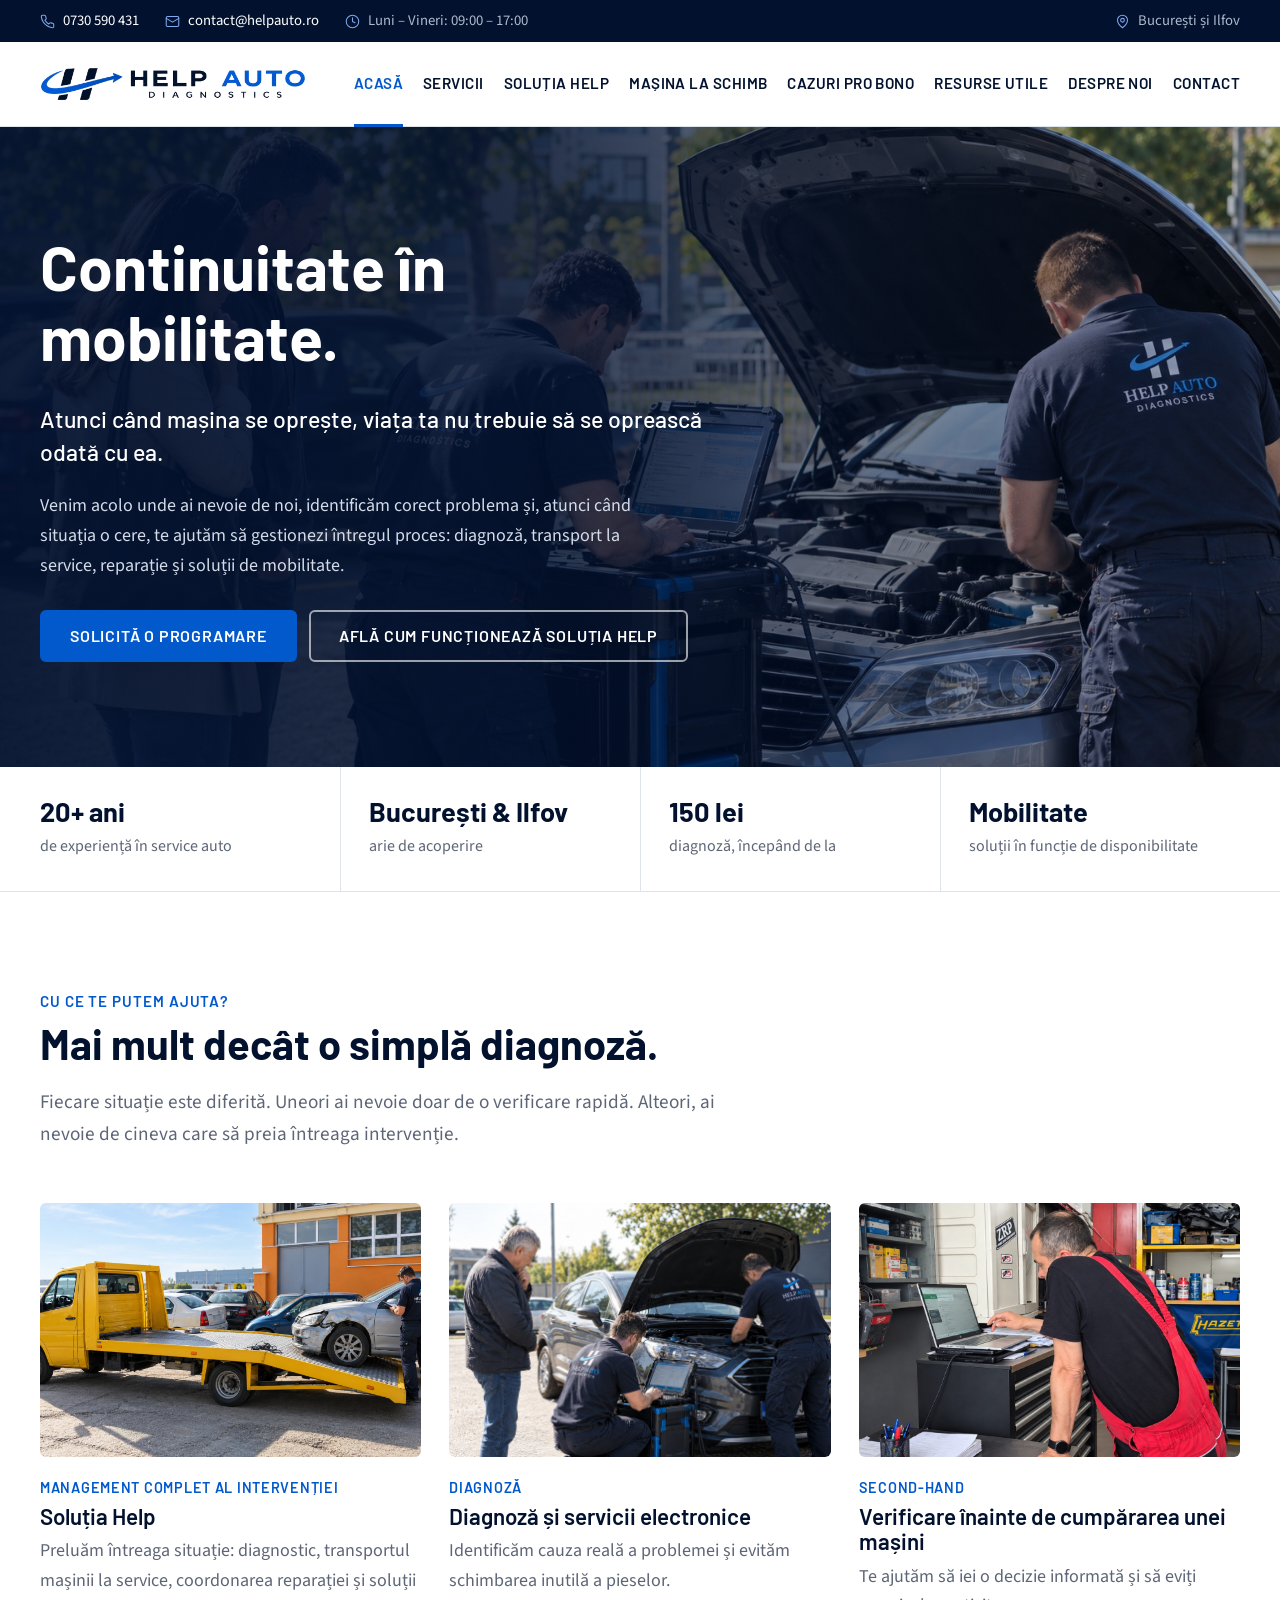
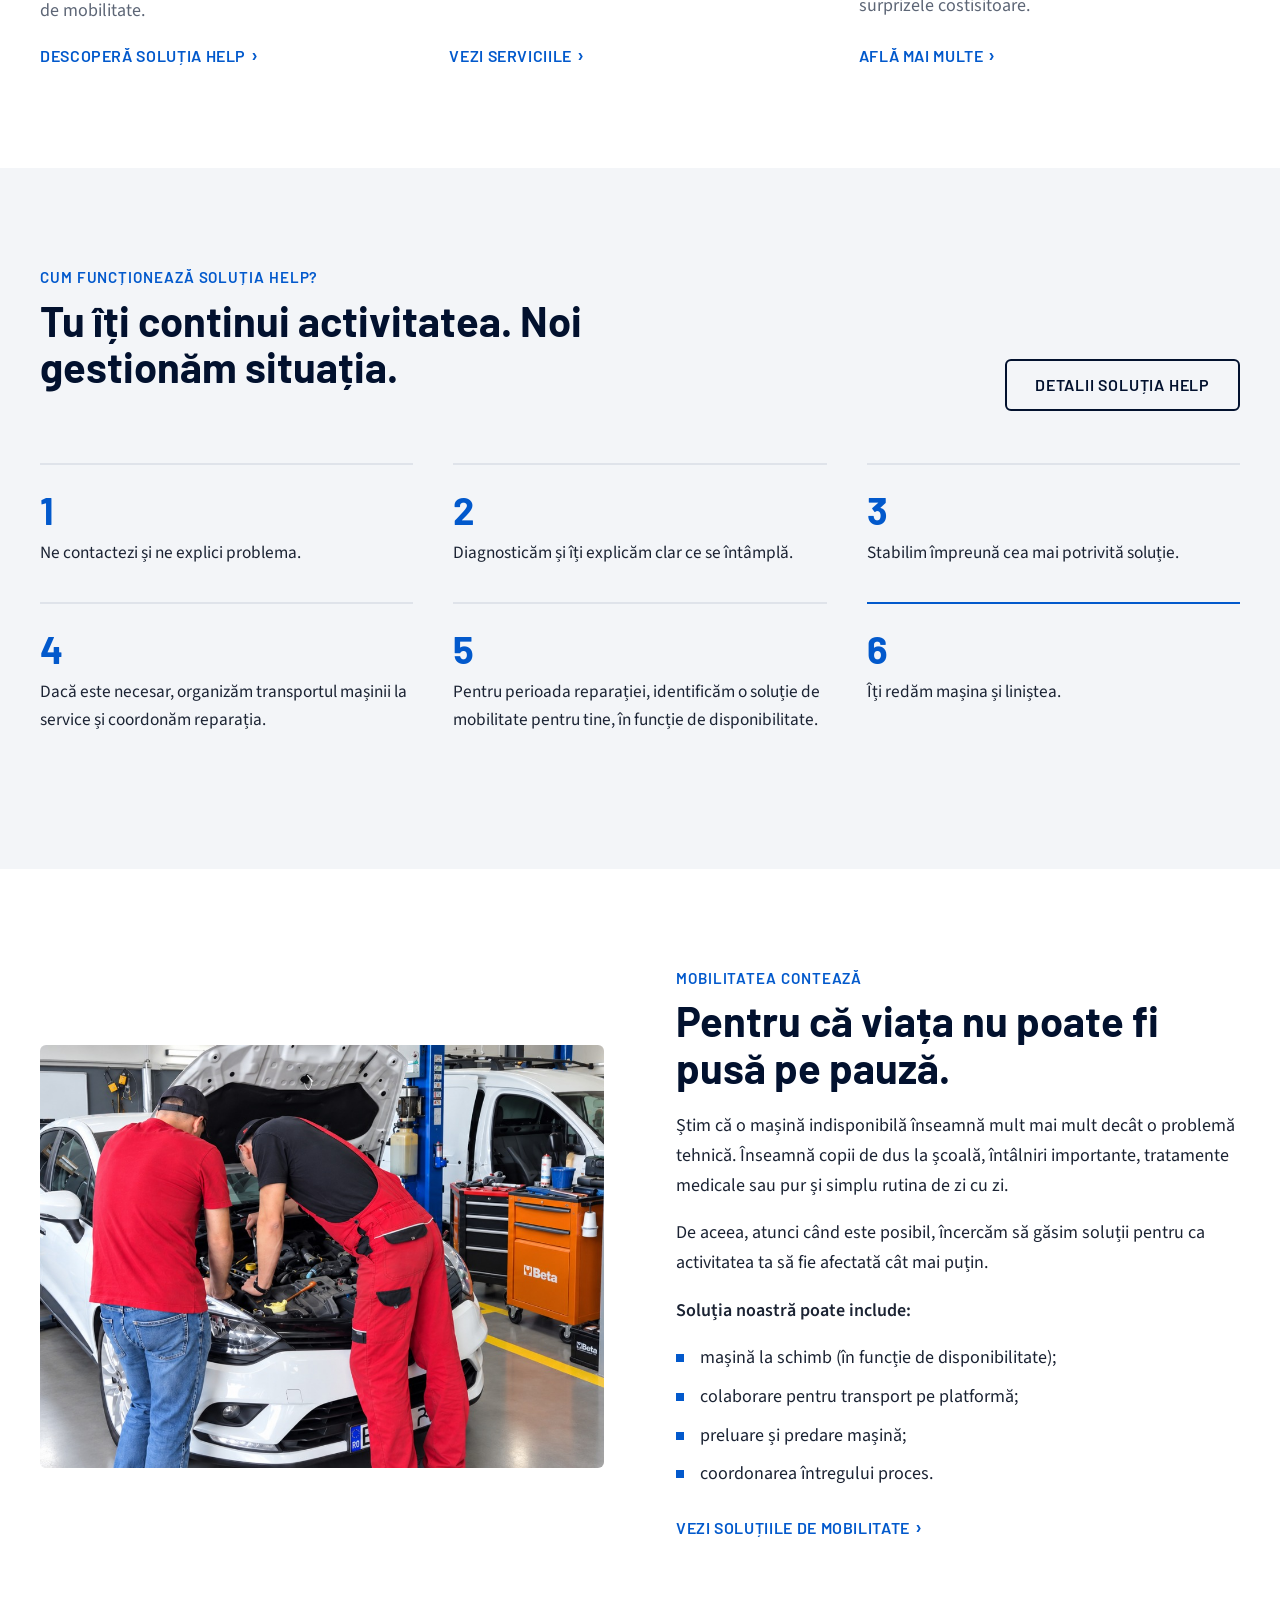
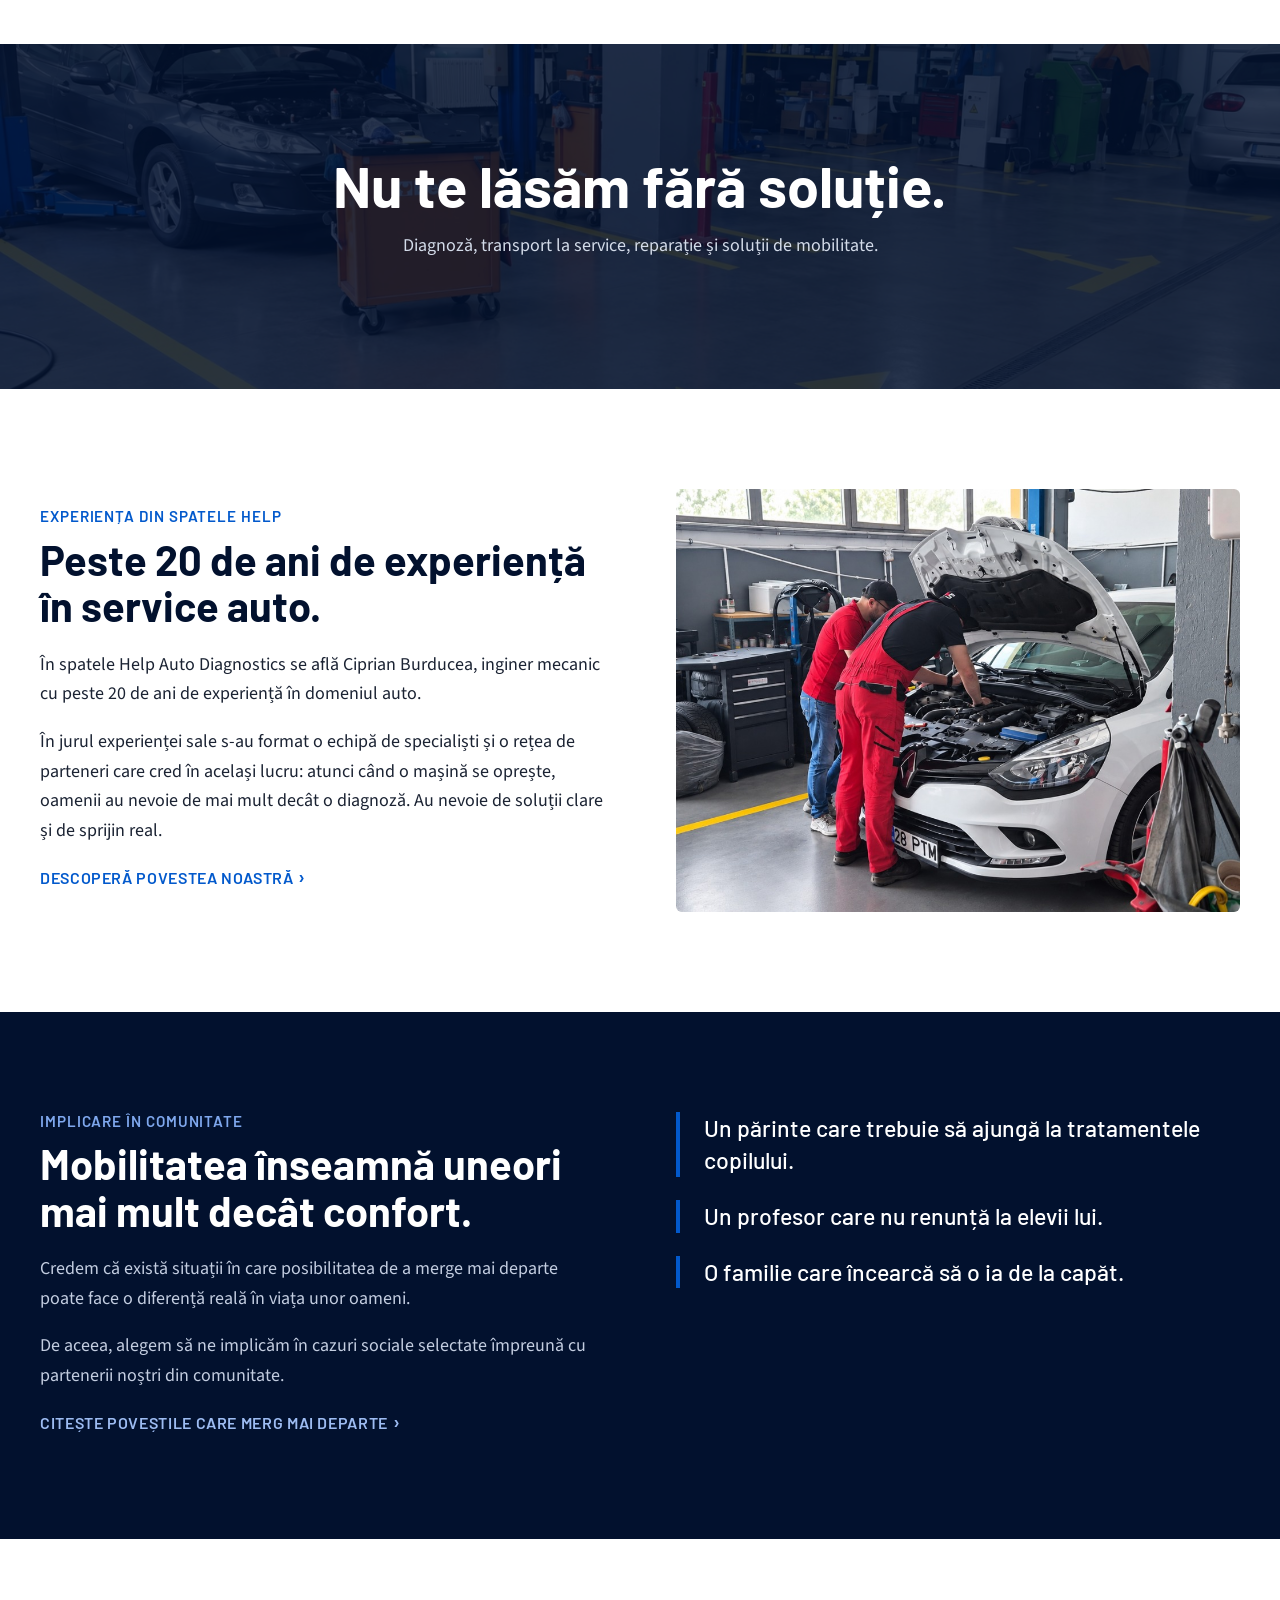
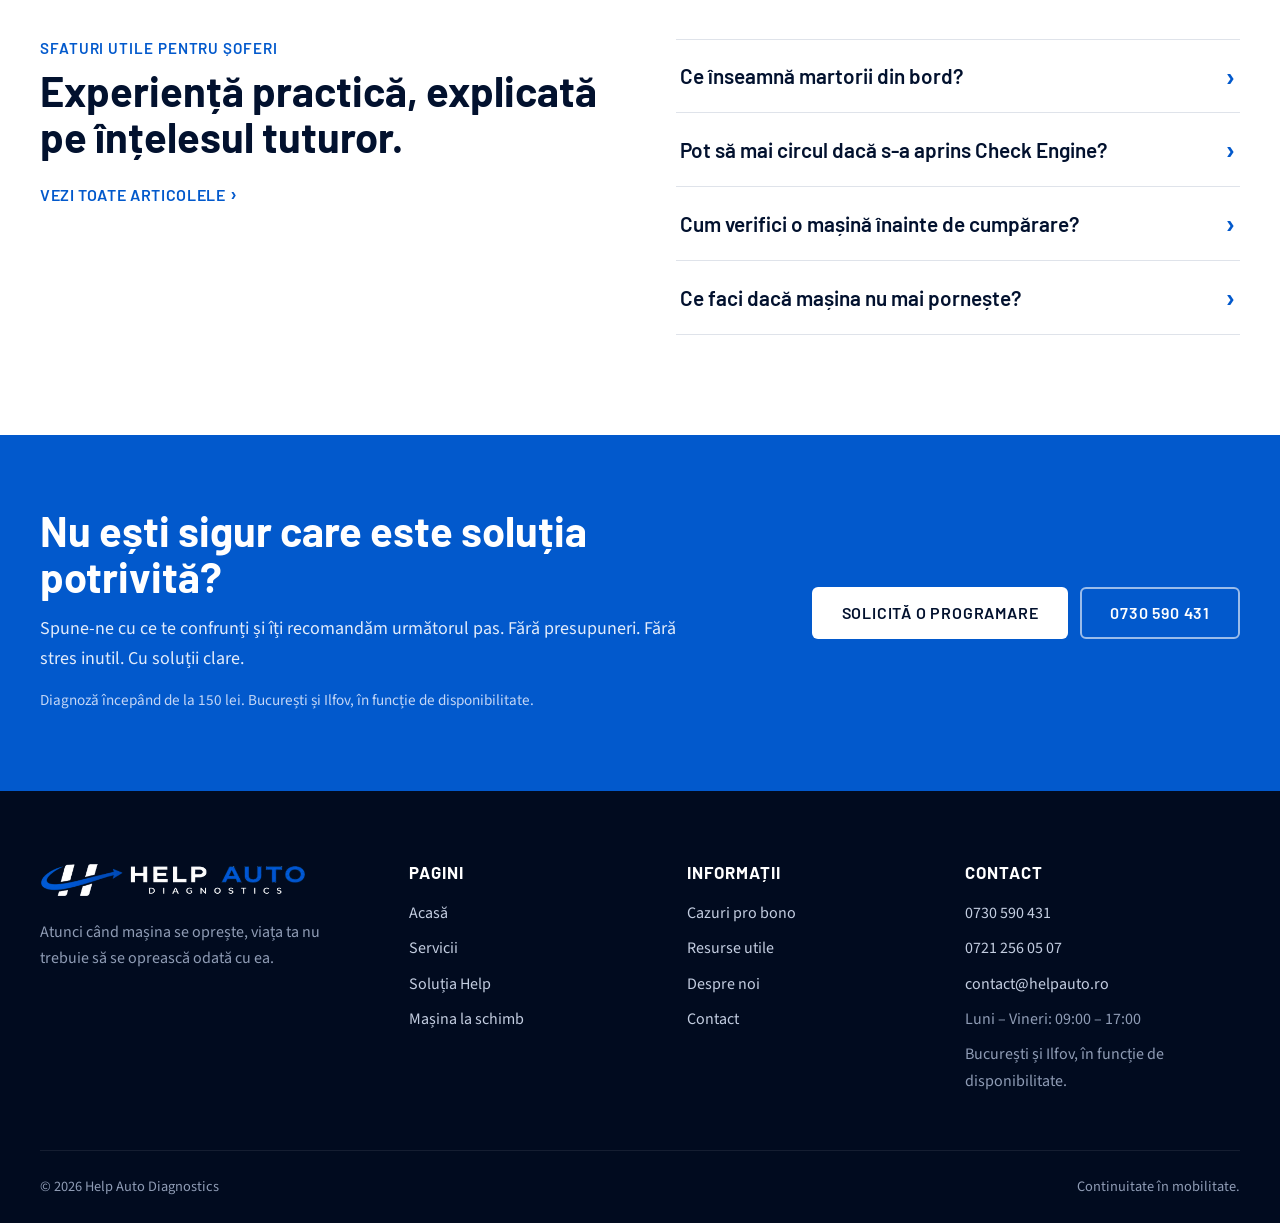
<file: index.html>
<!doctype html>
<html lang="ro">
<head>
  <meta charset="utf-8">
  <meta name="viewport" content="width=device-width, initial-scale=1">
  <title>Help Auto Diagnostics – Continuitate în mobilitate</title>
  <meta name="description" content="Diagnoză auto, transport la service, reparație și soluții de mobilitate în București și Ilfov. Peste 20 de ani de experiență în service auto.">
  <link rel="icon" href="assets/img/favicon.png">
  <link rel="preconnect" href="https://fonts.googleapis.com">
  <link rel="preconnect" href="https://fonts.gstatic.com" crossorigin>
  <link href="https://fonts.googleapis.com/css2?family=Barlow:wght@500;600;700&family=Source+Sans+3:wght@400;600&display=swap" rel="stylesheet">
  <link rel="stylesheet" href="css/style.css">
</head>
<body>
<div id="site-header"></div>

<main>
  <!-- HERO -->
  <section class="hero">
    <img class="hero__bg" src="assets/img/diagnoza-clienti.jpg" alt="">
    <div class="container">
      <div class="hero__content">
        <h1>Continuitate în mobilitate.</h1>
        <p class="subtitle">Atunci când mașina se oprește, viața ta nu trebuie să se oprească odată cu ea.</p>
        <p>Venim acolo unde ai nevoie de noi, identificăm corect problema și, atunci când situația o cere, te ajutăm să gestionezi întregul proces: diagnoză, transport la service, reparație și soluții de mobilitate.</p>
        <div class="btn-row">
          <a class="btn btn--primary" href="contact.html">Solicită o programare</a>
          <a class="btn btn--outline-light" href="solutia-help.html">Află cum funcționează Soluția Help</a>
        </div>
      </div>
    </div>
  </section>

  <section class="facts">
    <ul class="container">
      <li><strong>20+ ani</strong><span>de experiență în service auto</span></li>
      <li><strong>București &amp; Ilfov</strong><span>arie de acoperire</span></li>
      <li><strong>150 lei</strong><span>diagnoză, începând de la</span></li>
      <li><strong>Mobilitate</strong><span>soluții în funcție de disponibilitate</span></li>
    </ul>
  </section>

  <!-- CU CE TE PUTEM AJUTA? -->
  <section class="section">
    <div class="container">
      <div class="section-head">
        <span class="kicker">Cu ce te putem ajuta?</span>
        <h2>Mai mult decât o simplă diagnoză.</h2>
        <p class="lead">Fiecare situație este diferită. Uneori ai nevoie doar de o verificare rapidă. Alteori, ai nevoie de cineva care să preia întreaga intervenție.</p>
      </div>
      <div class="grid grid--3">
        <a class="service-card" href="solutia-help.html">
          <img src="assets/img/transport-platforma.jpg" alt="Mașină încărcată pe platformă pentru transport la service" loading="lazy">
          <span class="service-card__label">Management complet al intervenției</span>
          <h3>Soluția Help</h3>
          <p>Preluăm întreaga situație: diagnostic, transportul mașinii la service, coordonarea reparației și soluții de mobilitate.</p>
          <span class="link">Descoperă Soluția Help</span>
        </a>
        <a class="service-card" href="servicii.html#diagnoza">
          <img src="assets/img/diagnoza-suv.jpg" alt="Diagnoză computerizată la fața locului" loading="lazy">
          <span class="service-card__label">Diagnoză</span>
          <h3>Diagnoză și servicii electronice</h3>
          <p>Identificăm cauza reală a problemei și evităm schimbarea inutilă a pieselor.</p>
          <span class="link">Vezi serviciile</span>
        </a>
        <a class="service-card" href="servicii.html#verificare">
          <img src="assets/img/diagnoza-laptop.jpg" alt="Specialist care analizează rezultatele unei verificări" loading="lazy">
          <span class="service-card__label">Second-hand</span>
          <h3>Verificare înainte de cumpărarea unei mașini</h3>
          <p>Te ajutăm să iei o decizie informată și să eviți surprizele costisitoare.</p>
          <span class="link">Află mai multe</span>
        </a>
      </div>
    </div>
  </section>

  <!-- CUM FUNCȚIONEAZĂ SOLUȚIA HELP? -->
  <section class="section section--bg">
    <div class="container">
      <div class="section-head section-head--row">
        <div>
          <span class="kicker">Cum funcționează Soluția Help?</span>
          <h2>Tu îți continui activitatea. Noi gestionăm situația.</h2>
        </div>
        <a class="btn btn--outline" href="solutia-help.html">Detalii Soluția Help</a>
      </div>
      <ol class="process">
        <li>Ne contactezi și ne explici problema.</li>
        <li>Diagnosticăm și îți explicăm clar ce se întâmplă.</li>
        <li>Stabilim împreună cea mai potrivită soluție.</li>
        <li>Dacă este necesar, organizăm transportul mașinii la service și coordonăm reparația.</li>
        <li>Pentru perioada reparației, identificăm o soluție de mobilitate pentru tine, în funcție de disponibilitate.</li>
        <li>Îți redăm mașina și liniștea.</li>
      </ol>
    </div>
  </section>

  <!-- MOBILITATEA CONTEAZĂ -->
  <section class="section">
    <div class="container split">
      <img src="assets/img/mecanici-lucru.jpg" alt="Mecanici care lucrează la motorul unei mașini" loading="lazy">
      <div>
        <span class="kicker">Mobilitatea contează</span>
        <h2>Pentru că viața nu poate fi pusă pe pauză.</h2>
        <p>Știm că o mașină indisponibilă înseamnă mult mai mult decât o problemă tehnică. Înseamnă copii de dus la școală, întâlniri importante, tratamente medicale sau pur și simplu rutina de zi cu zi.</p>
        <p>De aceea, atunci când este posibil, încercăm să găsim soluții pentru ca activitatea ta să fie afectată cât mai puțin.</p>
        <p><strong>Soluția noastră poate include:</strong></p>
        <ul class="list">
          <li>mașină la schimb (în funcție de disponibilitate);</li>
          <li>colaborare pentru transport pe platformă;</li>
          <li>preluare și predare mașină;</li>
          <li>coordonarea întregului proces.</li>
        </ul>
        <a class="link" href="masina-la-schimb.html">Vezi soluțiile de mobilitate</a>
      </div>
    </div>
  </section>

  <!-- MESAJUL-CHEIE (platforma de brand) -->
  <section class="message">
    <img class="message__bg" src="assets/img/atelier.jpg" alt="" loading="lazy">
    <div class="container">
      <p class="big">Nu te lăsăm fără soluție.</p>
      <p>Diagnoză, transport la service, reparație și soluții de mobilitate.</p>
    </div>
  </section>

  <!-- EXPERIENȚA DIN SPATELE HELP -->
  <section class="section">
    <div class="container split">
      <div>
        <span class="kicker">Experiența din spatele Help</span>
        <h2>Peste 20 de ani de experiență în service auto.</h2>
        <p>În spatele Help Auto Diagnostics se află Ciprian Burducea, inginer mecanic cu peste 20 de ani de experiență în domeniul auto.</p>
        <p>În jurul experienței sale s-au format o echipă de specialiști și o rețea de parteneri care cred în același lucru: atunci când o mașină se oprește, oamenii au nevoie de mai mult decât o diagnoză. Au nevoie de soluții clare și de sprijin real.</p>
        <a class="link" href="despre-noi.html">Descoperă povestea noastră</a>
      </div>
      <img src="assets/img/echipa-service.jpg" alt="Echipa Help Auto Diagnostics la lucru în service" loading="lazy">
    </div>
  </section>

  <!-- IMPLICARE ÎN COMUNITATE -->
  <section class="section section--dark on-dark">
    <div class="container split split--top">
      <div>
        <span class="kicker">Implicare în comunitate</span>
        <h2>Mobilitatea înseamnă uneori mai mult decât confort.</h2>
        <p>Credem că există situații în care posibilitatea de a merge mai departe poate face o diferență reală în viața unor oameni.</p>
        <p>De aceea, alegem să ne implicăm în cazuri sociale selectate împreună cu partenerii noștri din comunitate.</p>
        <a class="link" href="cazuri-pro-bono.html">Citește poveștile care merg mai departe</a>
      </div>
      <div>
        <p class="pull">Un părinte care trebuie să ajungă la tratamentele copilului.</p>
        <p class="pull">Un profesor care nu renunță la elevii lui.</p>
        <p class="pull">O familie care încearcă să o ia de la capăt.</p>
      </div>
    </div>
  </section>

  <!-- SFATURI UTILE PENTRU ȘOFERI -->
  <section class="section">
    <div class="container split split--top">
      <div>
        <span class="kicker">Sfaturi utile pentru șoferi</span>
        <h2>Experiență practică, explicată pe înțelesul tuturor.</h2>
        <a class="link" href="resurse-utile.html">Vezi toate articolele</a>
      </div>
      <ul class="rows">
        <li><a href="resurse-utile.html#martori">Ce înseamnă martorii din bord?</a></li>
        <li><a href="resurse-utile.html#check-engine">Pot să mai circul dacă s-a aprins Check Engine?</a></li>
        <li><a href="resurse-utile.html#verificare-cumparare">Cum verifici o mașină înainte de cumpărare?</a></li>
        <li><a href="resurse-utile.html#nu-porneste">Ce faci dacă mașina nu mai pornește?</a></li>
      </ul>
    </div>
  </section>

  <!-- CTA FINAL -->
  <section class="cta">
    <div class="container">
      <div>
        <h2>Nu ești sigur care este soluția potrivită?</h2>
        <p>Spune-ne cu ce te confrunți și îți recomandăm următorul pas. Fără presupuneri. Fără stres inutil. Cu soluții clare.</p>
        <p class="small">Diagnoză începând de la 150 lei. București și Ilfov, în funcție de disponibilitate.</p>
      </div>
      <div class="btn-row">
        <a class="btn btn--white" href="contact.html">Solicită o programare</a>
        <a class="btn btn--outline-light" data-contact="phone"></a>
      </div>
    </div>
  </section>
</main>

<div id="site-footer"></div>
<script src="js/main.js"></script>
</body>
</html>
</file>
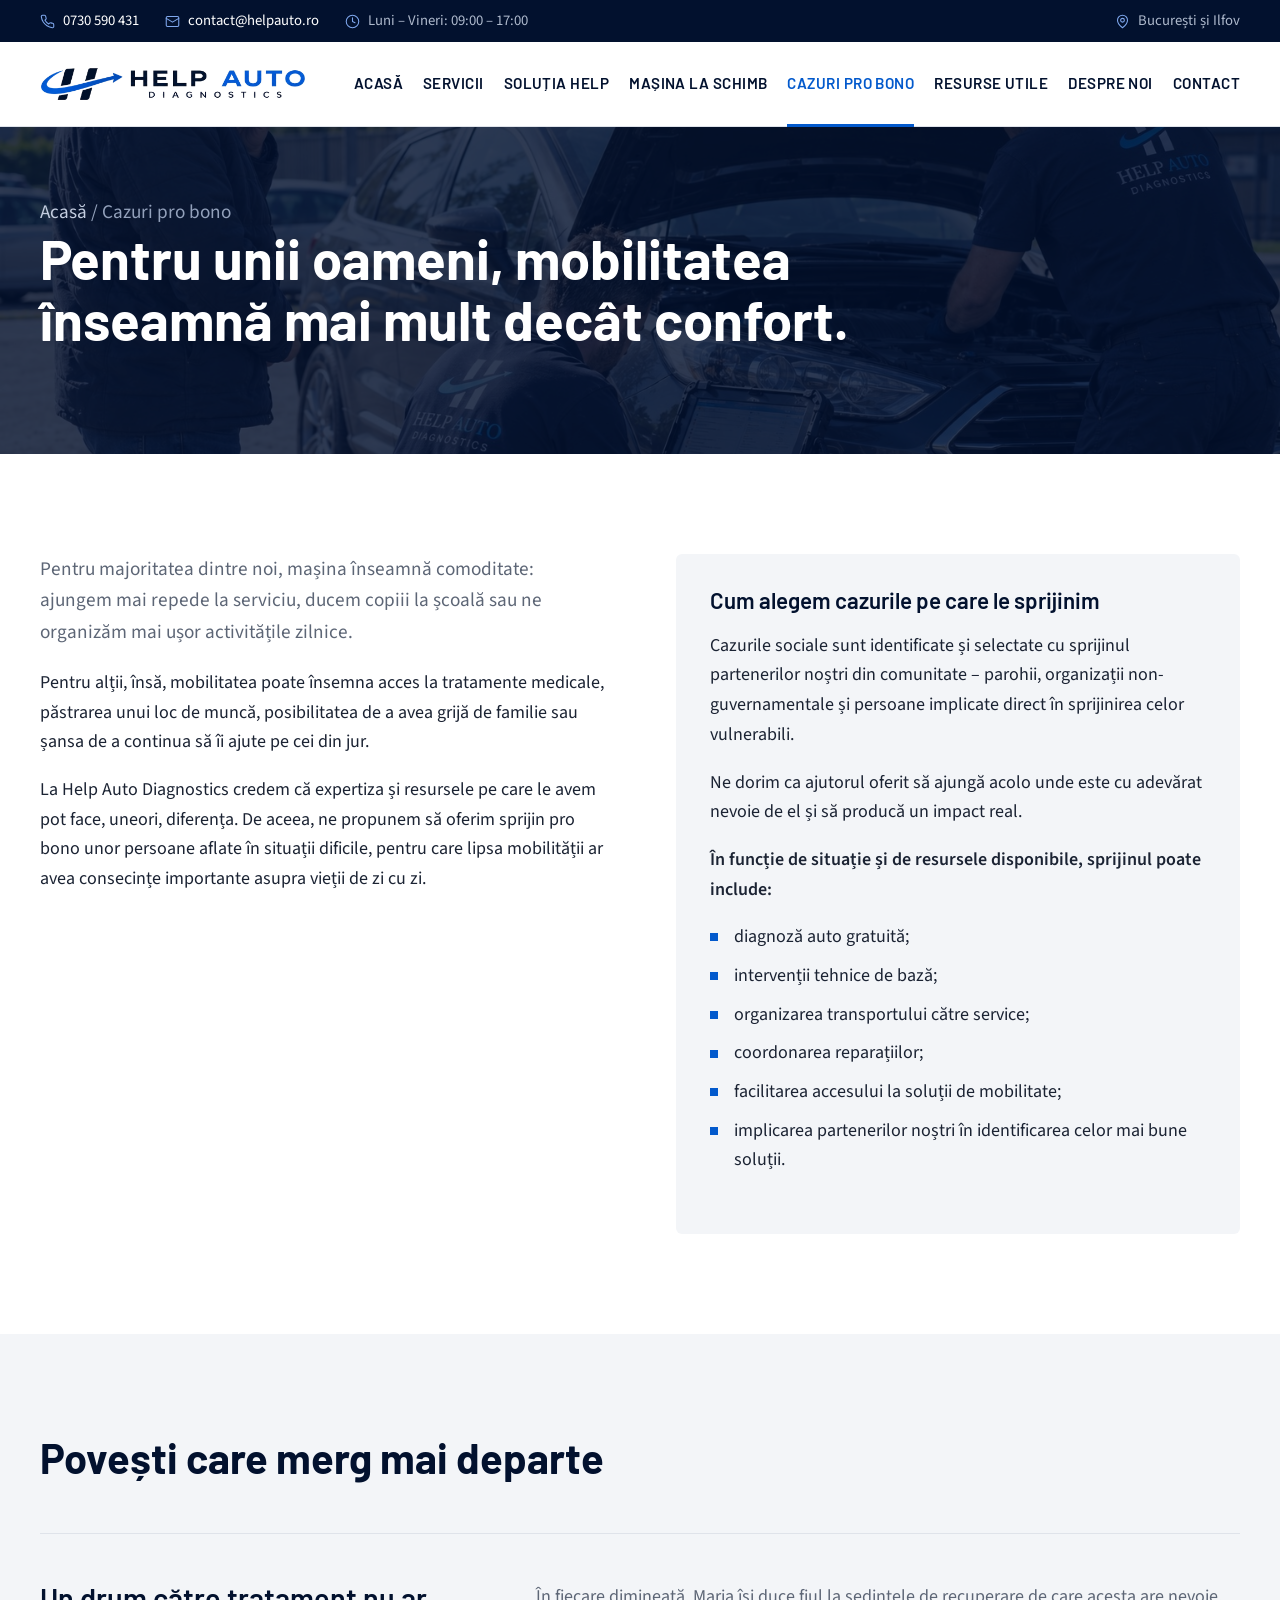
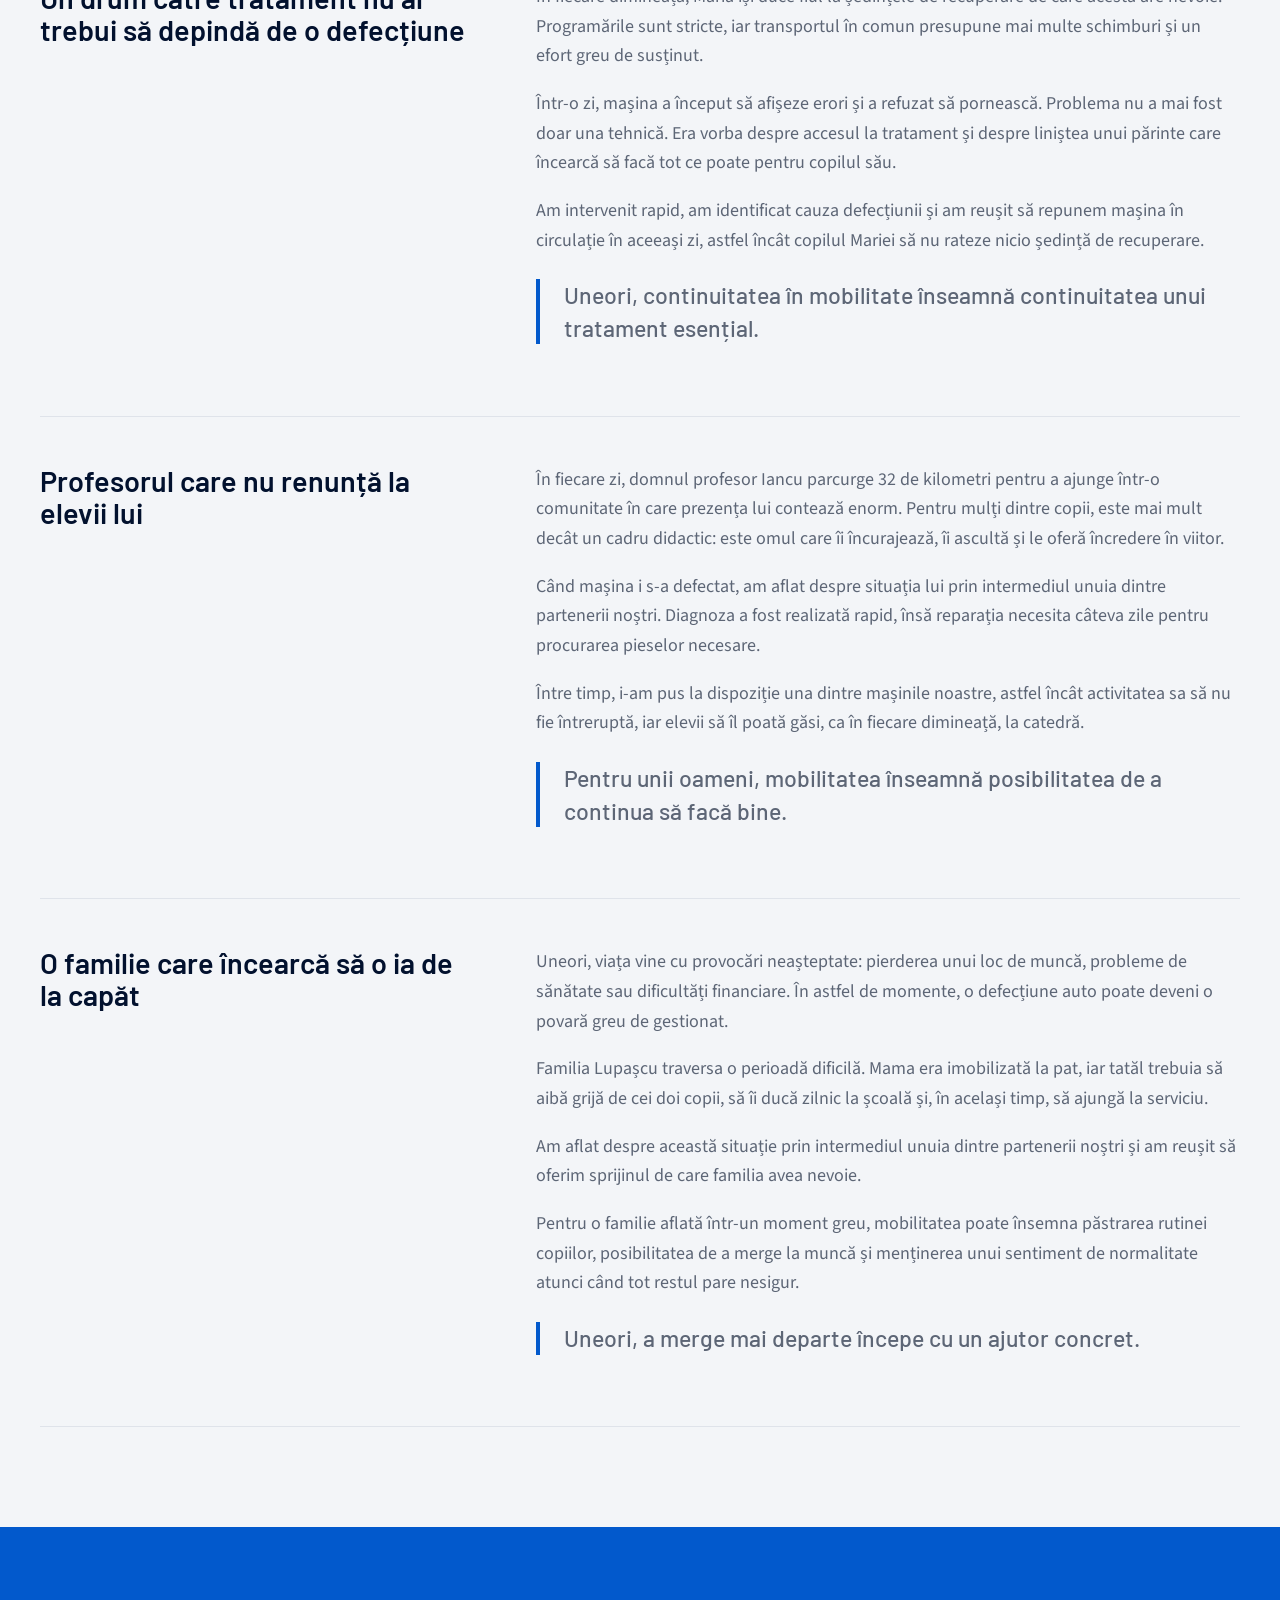
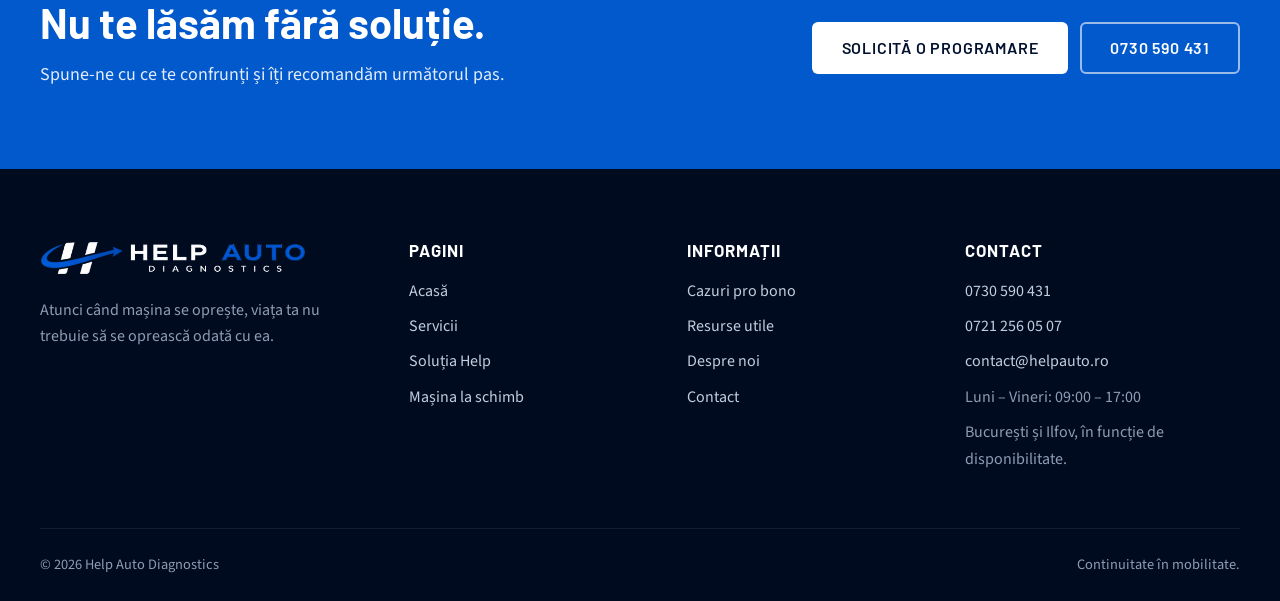
<file: cazuri-pro-bono.html>
<!doctype html>
<html lang="ro">
<head>
  <meta charset="utf-8">
  <meta name="viewport" content="width=device-width, initial-scale=1">
  <title>Cazuri pro bono – Help Auto Diagnostics</title>
  <meta name="description" content="Pentru unii oameni, mobilitatea înseamnă mai mult decât confort. Sprijin pro bono pentru persoane aflate în situații dificile, alături de partenerii noștri din comunitate.">
  <link rel="icon" href="assets/img/favicon.png">
  <link rel="preconnect" href="https://fonts.googleapis.com">
  <link rel="preconnect" href="https://fonts.gstatic.com" crossorigin>
  <link href="https://fonts.googleapis.com/css2?family=Barlow:wght@500;600;700&family=Source+Sans+3:wght@400;600&display=swap" rel="stylesheet">
  <link rel="stylesheet" href="css/style.css">
</head>
<body>
<div id="site-header"></div>

<main>
  <section class="page-hero">
    <img class="page-hero__bg" src="assets/img/diagnoza-suv.jpg" alt="">
    <div class="container">
      <p class="breadcrumb"><a href="index.html">Acasă</a> / Cazuri pro bono</p>
      <h1>Pentru unii oameni, mobilitatea înseamnă mai mult decât confort.</h1>
    </div>
  </section>

  <section class="section">
    <div class="container split split--top">
      <div>
        <p class="lead">Pentru majoritatea dintre noi, mașina înseamnă comoditate: ajungem mai repede la serviciu, ducem copiii la școală sau ne organizăm mai ușor activitățile zilnice.</p>
        <p>Pentru alții, însă, mobilitatea poate însemna acces la tratamente medicale, păstrarea unui loc de muncă, posibilitatea de a avea grijă de familie sau șansa de a continua să îi ajute pe cei din jur.</p>
        <p>La Help Auto Diagnostics credem că expertiza și resursele pe care le avem pot face, uneori, diferența. De aceea, ne propunem să oferim sprijin pro bono unor persoane aflate în situații dificile, pentru care lipsa mobilității ar avea consecințe importante asupra vieții de zi cu zi.</p>
      </div>
      <div class="panel">
        <h3>Cum alegem cazurile pe care le sprijinim</h3>
        <p>Cazurile sociale sunt identificate și selectate cu sprijinul partenerilor noștri din comunitate – parohii, organizații non-guvernamentale și persoane implicate direct în sprijinirea celor vulnerabili.</p>
        <p>Ne dorim ca ajutorul oferit să ajungă acolo unde este cu adevărat nevoie de el și să producă un impact real.</p>
        <p><strong>În funcție de situație și de resursele disponibile, sprijinul poate include:</strong></p>
        <ul class="list">
          <li>diagnoză auto gratuită;</li>
          <li>intervenții tehnice de bază;</li>
          <li>organizarea transportului către service;</li>
          <li>coordonarea reparațiilor;</li>
          <li>facilitarea accesului la soluții de mobilitate;</li>
          <li>implicarea partenerilor noștri în identificarea celor mai bune soluții.</li>
        </ul>
      </div>
    </div>
  </section>

  <section class="section section--bg">
    <div class="container">
      <h2 class="section-head">Povești care merg mai departe</h2>

      <article class="story">
        <h3>Un drum către tratament nu ar trebui să depindă de o defecțiune</h3>
        <div>
          <p>În fiecare dimineață, Maria își duce fiul la ședințele de recuperare de care acesta are nevoie. Programările sunt stricte, iar transportul în comun presupune mai multe schimburi și un efort greu de susținut.</p>
          <p>Într-o zi, mașina a început să afișeze erori și a refuzat să pornească. Problema nu a mai fost doar una tehnică. Era vorba despre accesul la tratament și despre liniștea unui părinte care încearcă să facă tot ce poate pentru copilul său.</p>
          <p>Am intervenit rapid, am identificat cauza defecțiunii și am reușit să repunem mașina în circulație în aceeași zi, astfel încât copilul Mariei să nu rateze nicio ședință de recuperare.</p>
          <p class="pull">Uneori, continuitatea în mobilitate înseamnă continuitatea unui tratament esențial.</p>
        </div>
      </article>

      <article class="story">
        <h3>Profesorul care nu renunță la elevii lui</h3>
        <div>
          <p>În fiecare zi, domnul profesor Iancu parcurge 32 de kilometri pentru a ajunge într-o comunitate în care prezența lui contează enorm. Pentru mulți dintre copii, este mai mult decât un cadru didactic: este omul care îi încurajează, îi ascultă și le oferă încredere în viitor.</p>
          <p>Când mașina i s-a defectat, am aflat despre situația lui prin intermediul unuia dintre partenerii noștri. Diagnoza a fost realizată rapid, însă reparația necesita câteva zile pentru procurarea pieselor necesare.</p>
          <p>Între timp, i-am pus la dispoziție una dintre mașinile noastre, astfel încât activitatea sa să nu fie întreruptă, iar elevii să îl poată găsi, ca în fiecare dimineață, la catedră.</p>
          <p class="pull">Pentru unii oameni, mobilitatea înseamnă posibilitatea de a continua să facă bine.</p>
        </div>
      </article>

      <article class="story">
        <h3>O familie care încearcă să o ia de la capăt</h3>
        <div>
          <p>Uneori, viața vine cu provocări neașteptate: pierderea unui loc de muncă, probleme de sănătate sau dificultăți financiare. În astfel de momente, o defecțiune auto poate deveni o povară greu de gestionat.</p>
          <p>Familia Lupașcu traversa o perioadă dificilă. Mama era imobilizată la pat, iar tatăl trebuia să aibă grijă de cei doi copii, să îi ducă zilnic la școală și, în același timp, să ajungă la serviciu.</p>
          <p>Am aflat despre această situație prin intermediul unuia dintre partenerii noștri și am reușit să oferim sprijinul de care familia avea nevoie.</p>
          <p>Pentru o familie aflată într-un moment greu, mobilitatea poate însemna păstrarea rutinei copiilor, posibilitatea de a merge la muncă și menținerea unui sentiment de normalitate atunci când tot restul pare nesigur.</p>
          <p class="pull">Uneori, a merge mai departe începe cu un ajutor concret.</p>
        </div>
      </article>
    </div>
  </section>

  <section class="cta">
    <div class="container">
      <div>
        <h2>Nu te lăsăm fără soluție.</h2>
        <p>Spune-ne cu ce te confrunți și îți recomandăm următorul pas.</p>
      </div>
      <div class="btn-row">
        <a class="btn btn--white" href="contact.html">Solicită o programare</a>
        <a class="btn btn--outline-light" data-contact="phone"></a>
      </div>
    </div>
  </section>
</main>

<div id="site-footer"></div>
<script src="js/main.js"></script>
</body>
</html>
</file>
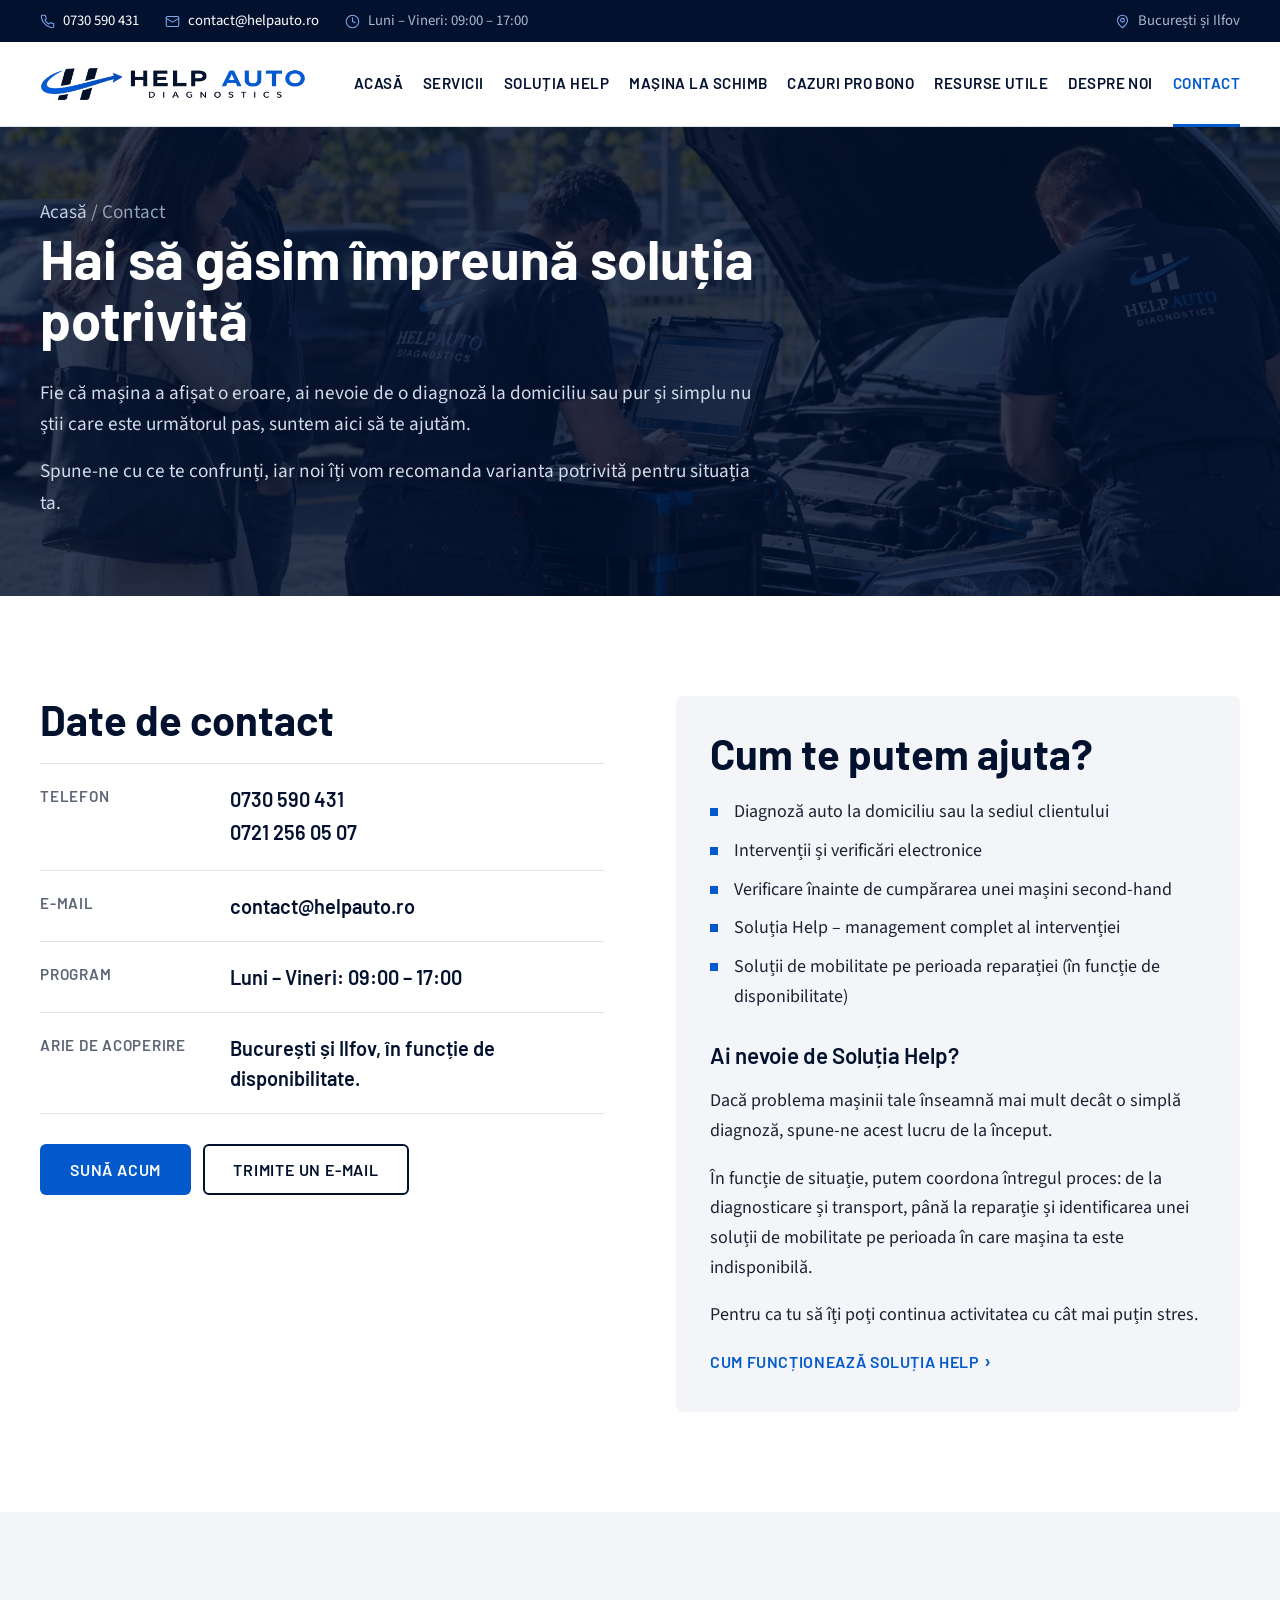
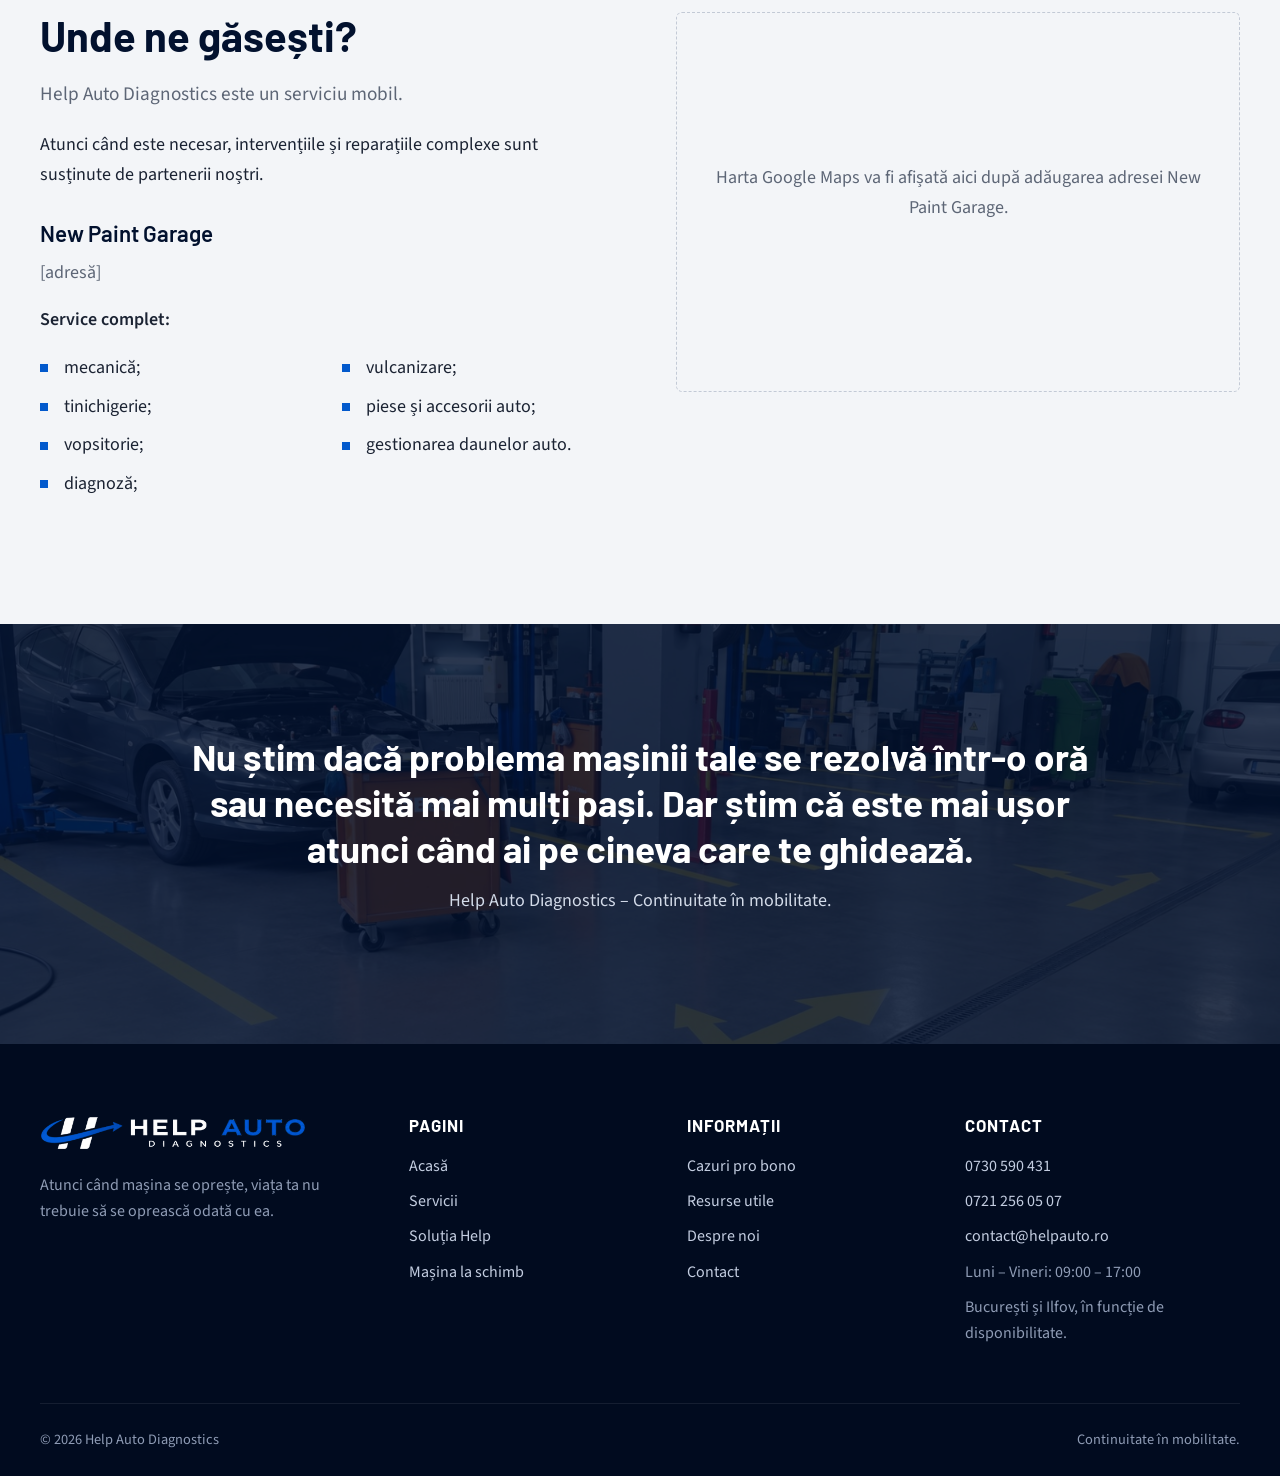
<file: contact.html>
<!doctype html>
<html lang="ro">
<head>
  <meta charset="utf-8">
  <meta name="viewport" content="width=device-width, initial-scale=1">
  <title>Contact – Help Auto Diagnostics</title>
  <meta name="description" content="Solicită o programare pentru diagnoză auto la domiciliu sau Soluția Help. București și Ilfov, Luni – Vineri 09:00 – 17:00.">
  <link rel="icon" href="assets/img/favicon.png">
  <link rel="preconnect" href="https://fonts.googleapis.com">
  <link rel="preconnect" href="https://fonts.gstatic.com" crossorigin>
  <link href="https://fonts.googleapis.com/css2?family=Barlow:wght@500;600;700&family=Source+Sans+3:wght@400;600&display=swap" rel="stylesheet">
  <link rel="stylesheet" href="css/style.css">
</head>
<body>
<div id="site-header"></div>

<main>
  <section class="page-hero">
    <img class="page-hero__bg" src="assets/img/diagnoza-clienti.jpg" alt="">
    <div class="container">
      <p class="breadcrumb"><a href="index.html">Acasă</a> / Contact</p>
      <h1>Hai să găsim împreună soluția potrivită</h1>
      <p>Fie că mașina a afișat o eroare, ai nevoie de o diagnoză la domiciliu sau pur și simplu nu știi care este următorul pas, suntem aici să te ajutăm.</p>
      <p>Spune-ne cu ce te confrunți, iar noi îți vom recomanda varianta potrivită pentru situația ta.</p>
    </div>
  </section>

  <!-- Date de contact + Cum te putem ajuta -->
  <section class="section">
    <div class="container split split--top">
      <div>
        <h2>Date de contact</h2>
        <ul class="contact-rows">
          <li><span>Telefon</span><div><a data-contact="phone"></a><br><a data-contact="phone2"></a></div></li>
          <li><span>E-mail</span><a data-contact="email"></a></li>
          <li><span>Program</span><strong>Luni – Vineri: 09:00 – 17:00</strong></li>
          <li><span>Arie de acoperire</span><strong>București și Ilfov, în funcție de disponibilitate.</strong></li>
        </ul>
        <div class="btn-row">
          <a class="btn btn--primary" data-contact="phone">Sună acum</a>
          <a class="btn btn--outline" data-contact="email">Trimite un e-mail</a>
        </div>
      </div>
      <div class="panel">
        <h2>Cum te putem ajuta?</h2>
        <ul class="list">
          <li>Diagnoză auto la domiciliu sau la sediul clientului</li>
          <li>Intervenții și verificări electronice</li>
          <li>Verificare înainte de cumpărarea unei mașini second-hand</li>
          <li>Soluția Help – management complet al intervenției</li>
          <li>Soluții de mobilitate pe perioada reparației (în funcție de disponibilitate)</li>
        </ul>
        <h3 class="more">Ai nevoie de Soluția Help?</h3>
        <p>Dacă problema mașinii tale înseamnă mai mult decât o simplă diagnoză, spune-ne acest lucru de la început.</p>
        <p>În funcție de situație, putem coordona întregul proces: de la diagnosticare și transport, până la reparație și identificarea unei soluții de mobilitate pe perioada în care mașina ta este indisponibilă.</p>
        <p>Pentru ca tu să îți poți continua activitatea cu cât mai puțin stres.</p>
        <a class="link" href="solutia-help.html">Cum funcționează Soluția Help</a>
      </div>
    </div>
  </section>

  <!-- Unde ne găsești? -->
  <section class="section section--bg">
    <div class="container split split--top">
      <div>
        <h2>Unde ne găsești?</h2>
        <p class="lead">Help Auto Diagnostics este un serviciu mobil.</p>
        <p>Atunci când este necesar, intervențiile și reparațiile complexe sunt susținute de partenerii noștri.</p>
        <h3 class="more">New Paint Garage</h3>
        <!-- TODO: înlocuiți cu adresa reală a New Paint Garage -->
        <p class="muted">[adresă]</p>
        <p><strong>Service complet:</strong></p>
        <ul class="list list--cols">
          <li>mecanică;</li>
          <li>tinichigerie;</li>
          <li>vopsitorie;</li>
          <li>diagnoză;</li>
          <li>vulcanizare;</li>
          <li>piese și accesorii auto;</li>
          <li>gestionarea daunelor auto.</li>
        </ul>
      </div>
      <!-- TODO: Hartă Google Maps — în Google Maps: Distribuie → Încorporează o hartă → lipiți <iframe>-ul aici, în locul textului -->
      <div class="map">
        <p>Harta Google Maps va fi afișată aici după adăugarea adresei New Paint Garage.</p>
      </div>
    </div>
  </section>

  <section class="message">
    <img class="message__bg" src="assets/img/atelier.jpg" alt="" loading="lazy">
    <div class="container">
      <p class="big big--sm">Nu știm dacă problema mașinii tale se rezolvă într-o oră sau necesită mai mulți pași. Dar știm că este mai ușor atunci când ai pe cineva care te ghidează.</p>
      <p>Help Auto Diagnostics – Continuitate în mobilitate.</p>
    </div>
  </section>
</main>

<div id="site-footer"></div>
<script src="js/main.js"></script>
</body>
</html>
</file>
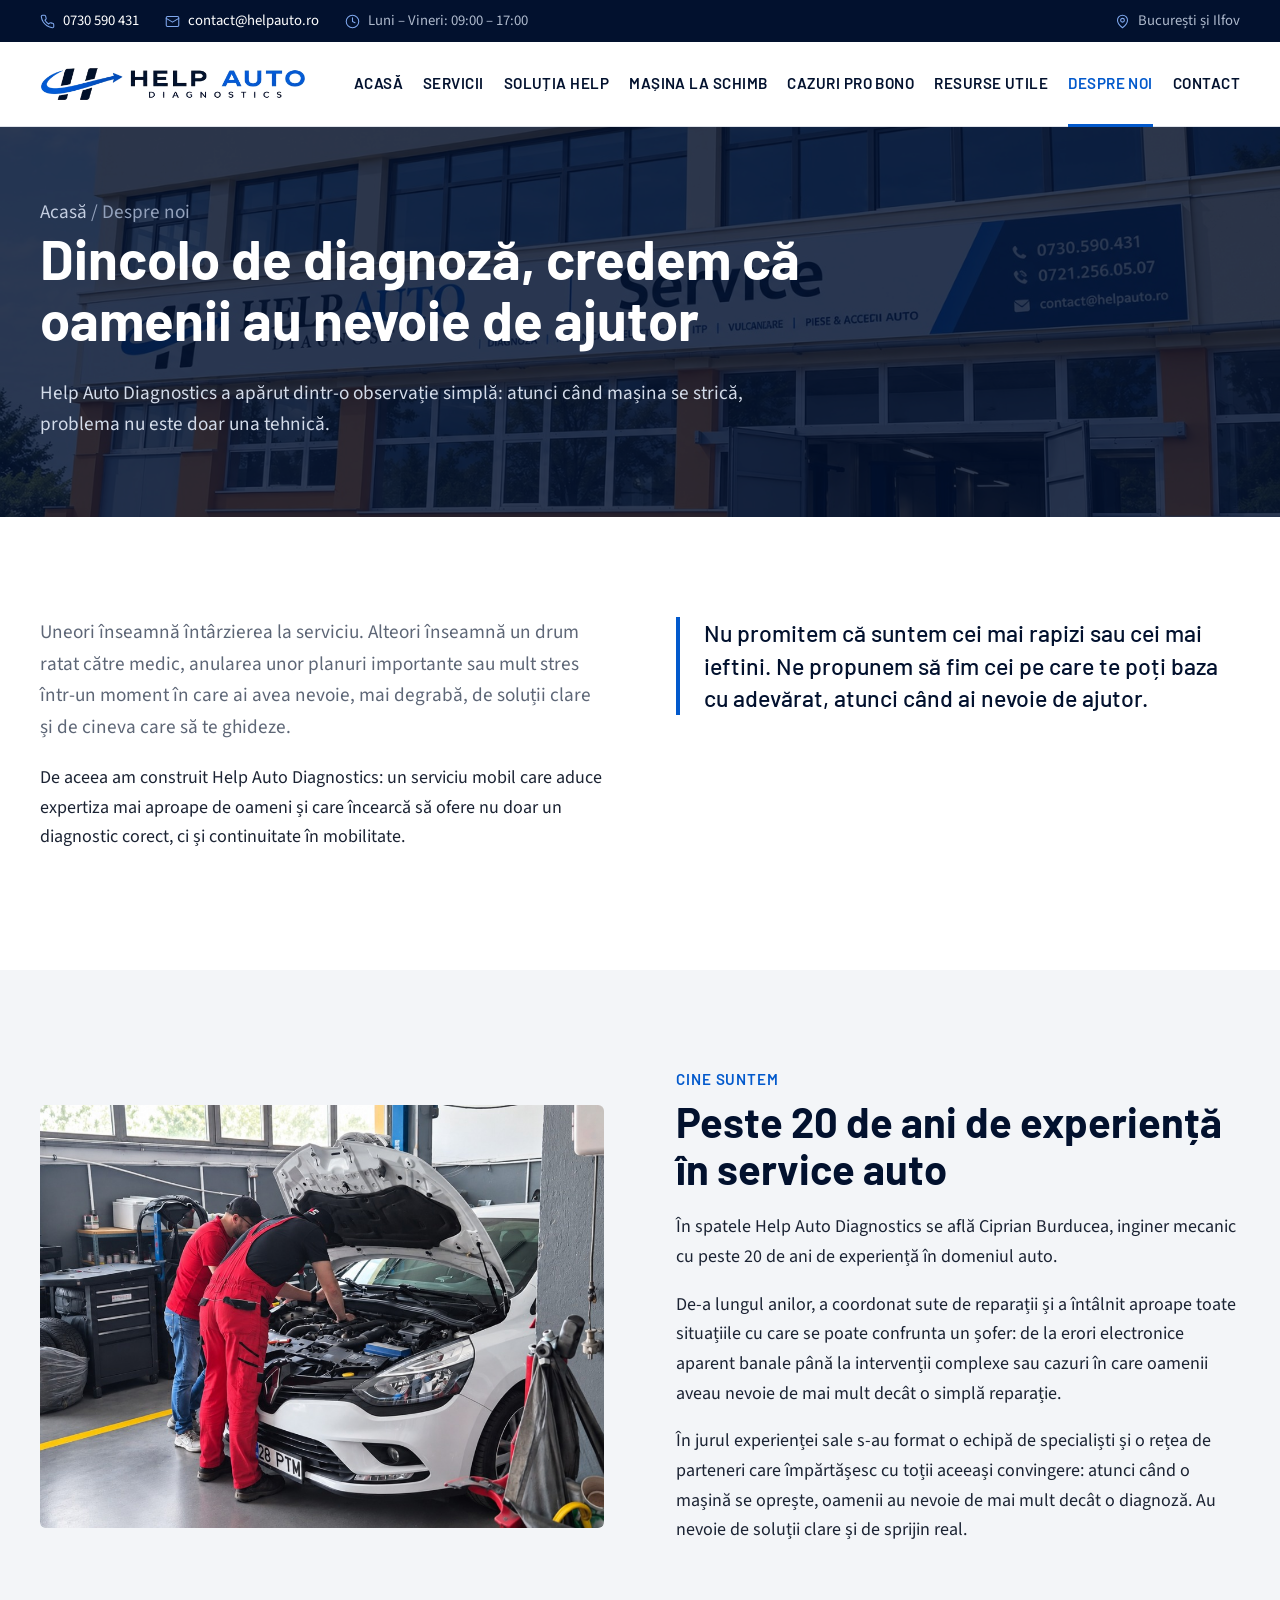
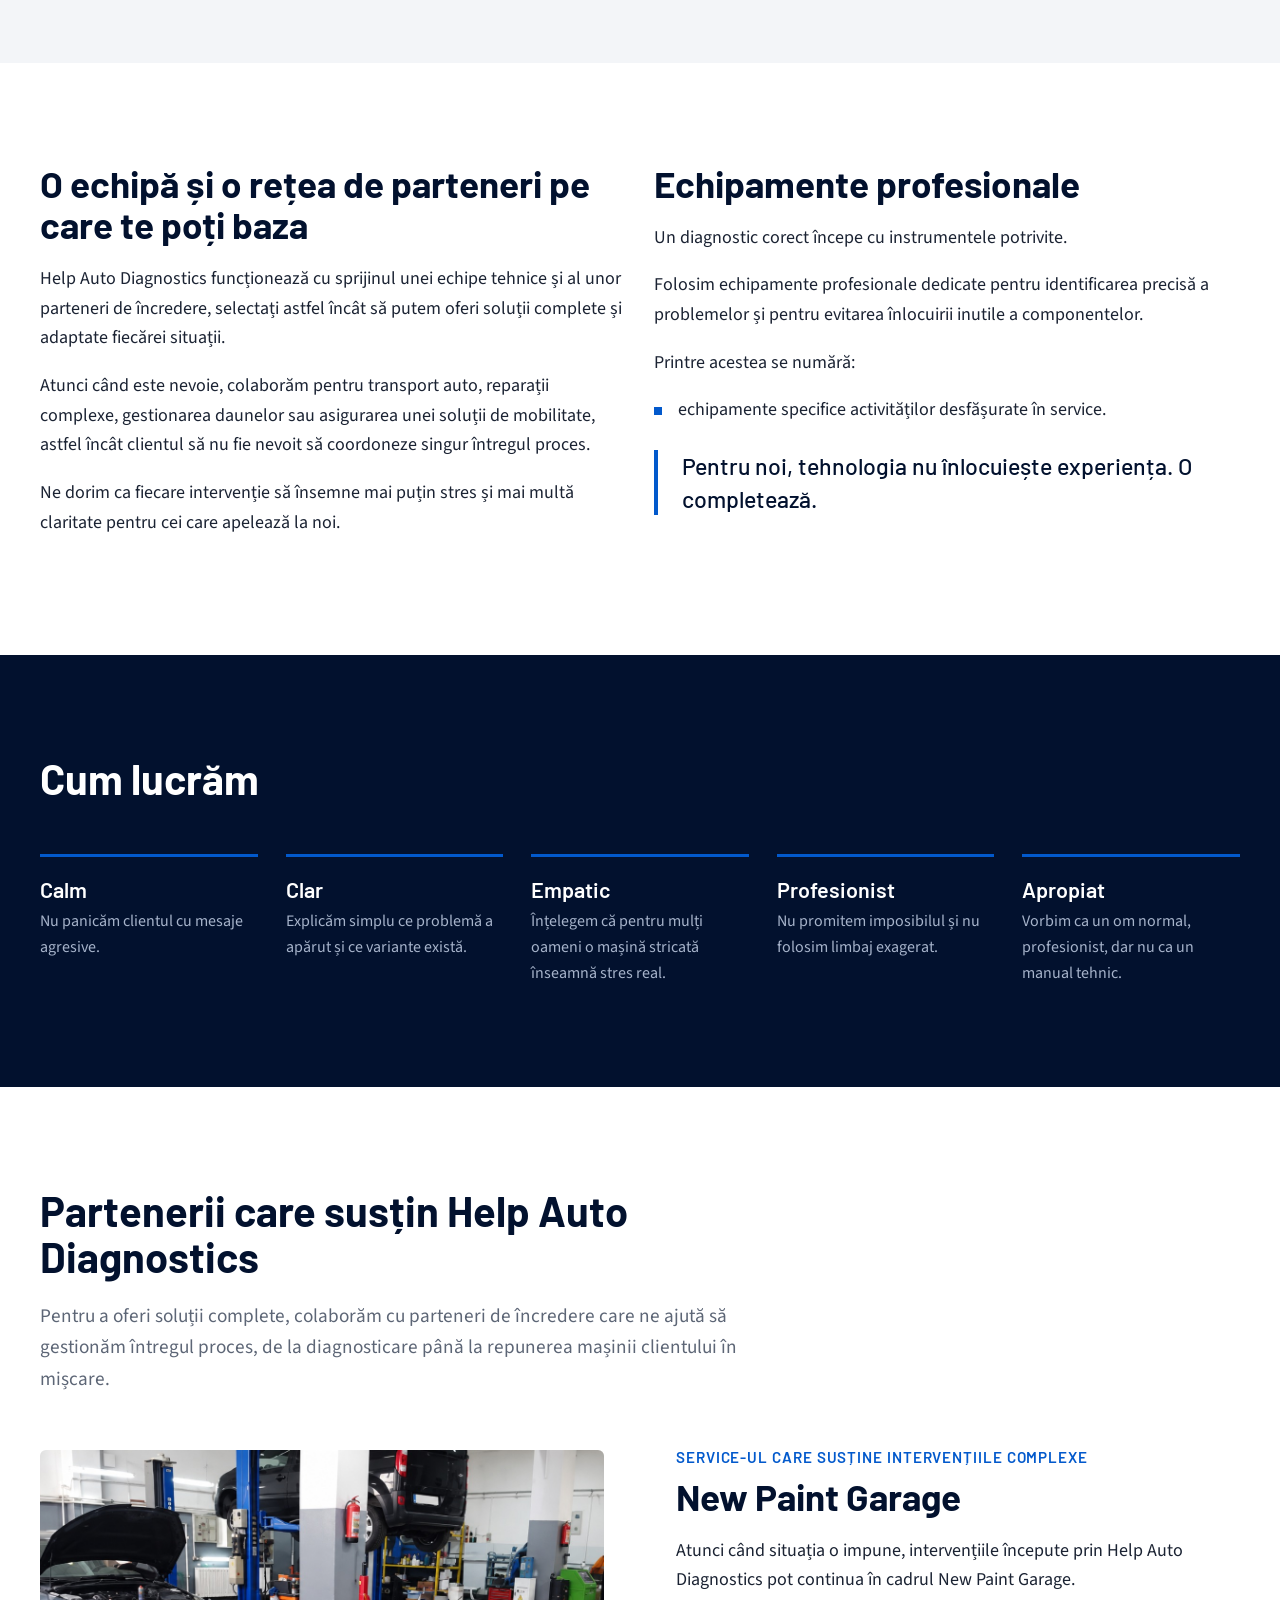
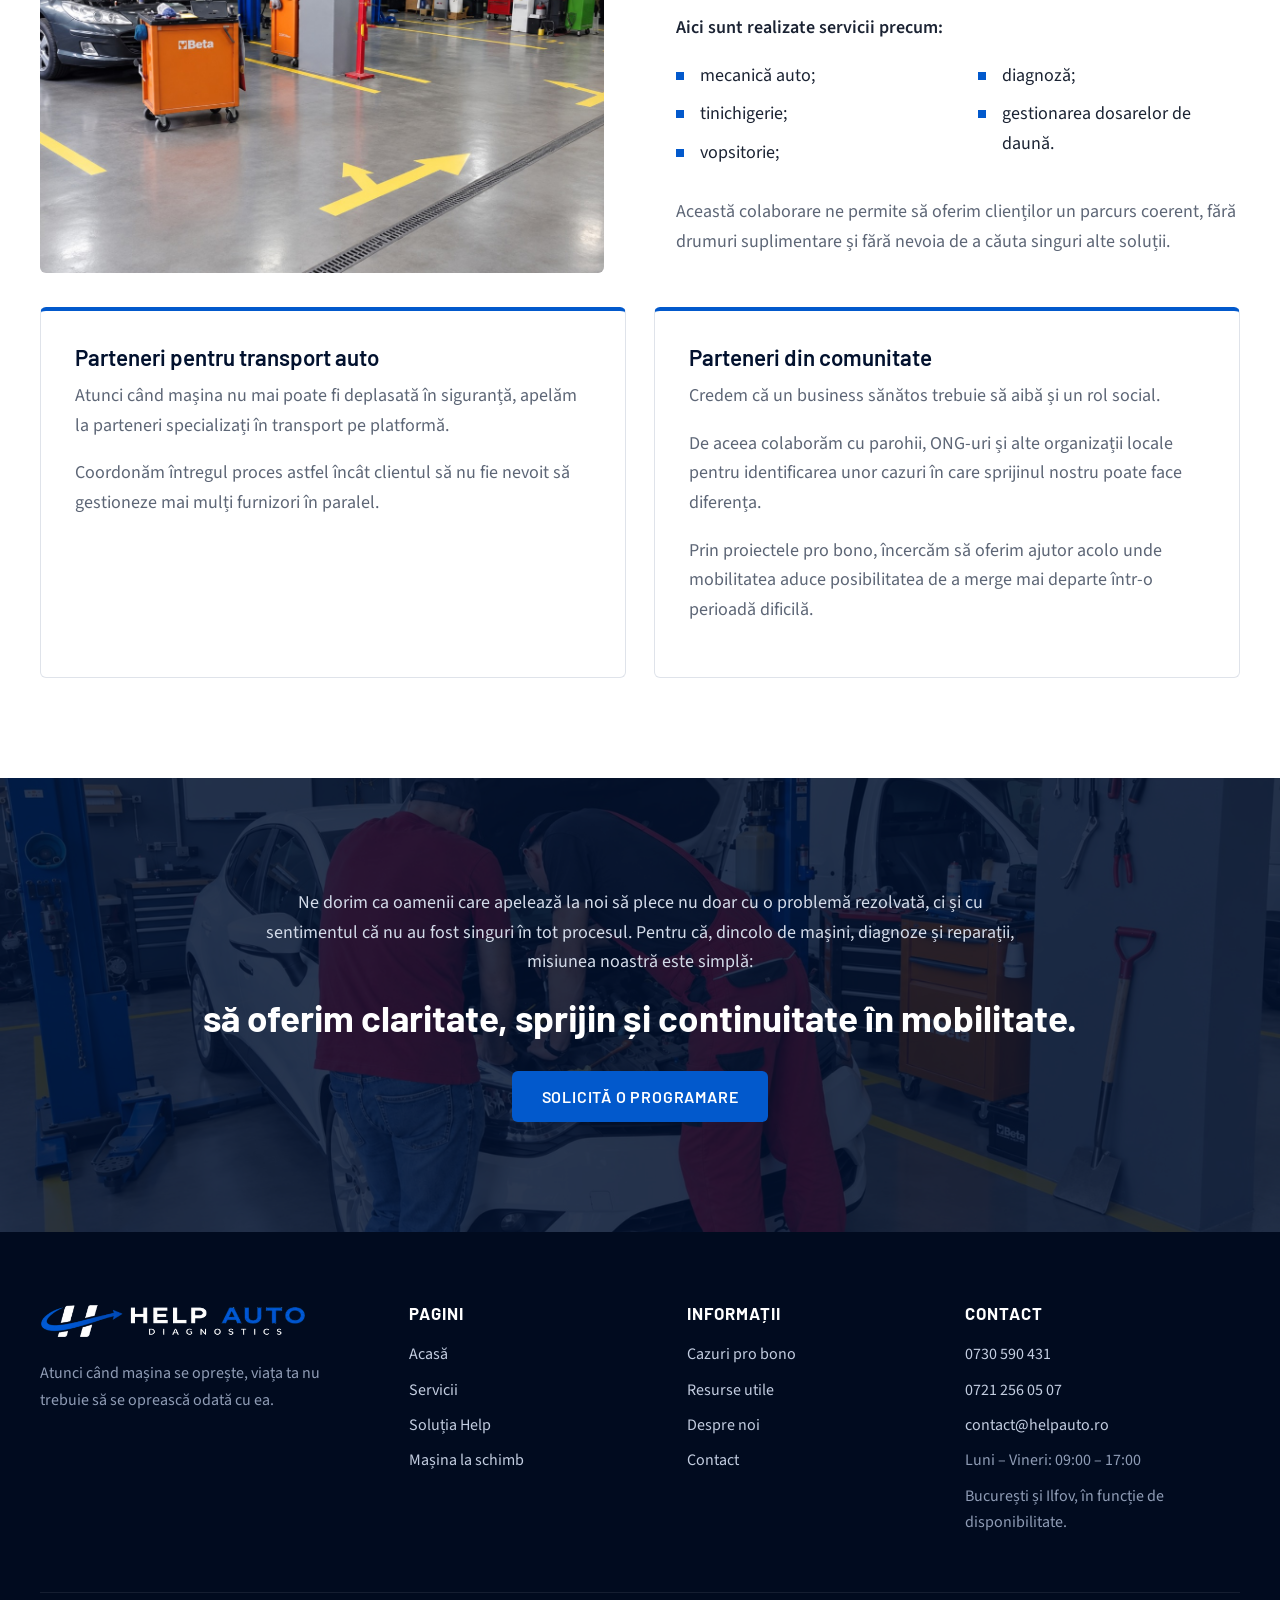
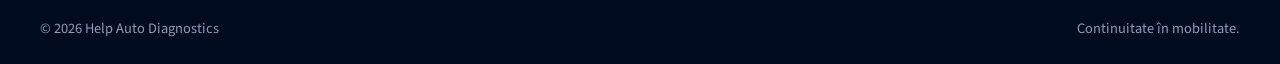
<file: despre-noi.html>
<!doctype html>
<html lang="ro">
<head>
  <meta charset="utf-8">
  <meta name="viewport" content="width=device-width, initial-scale=1">
  <title>Despre noi – Help Auto Diagnostics</title>
  <meta name="description" content="Help Auto Diagnostics: un serviciu mobil construit de Ciprian Burducea, inginer mecanic cu peste 20 de ani de experiență, alături de o rețea de parteneri de încredere.">
  <link rel="icon" href="assets/img/favicon.png">
  <link rel="preconnect" href="https://fonts.googleapis.com">
  <link rel="preconnect" href="https://fonts.gstatic.com" crossorigin>
  <link href="https://fonts.googleapis.com/css2?family=Barlow:wght@500;600;700&family=Source+Sans+3:wght@400;600&display=swap" rel="stylesheet">
  <link rel="stylesheet" href="css/style.css">
</head>
<body>
<div id="site-header"></div>

<main>
  <section class="page-hero">
    <img class="page-hero__bg" src="assets/img/sediu.jpg" alt="">
    <div class="container">
      <p class="breadcrumb"><a href="index.html">Acasă</a> / Despre noi</p>
      <h1>Dincolo de diagnoză, credem că oamenii au nevoie de ajutor</h1>
      <p>Help Auto Diagnostics a apărut dintr-o observație simplă: atunci când mașina se strică, problema nu este doar una tehnică.</p>
    </div>
  </section>

  <section class="section">
    <div class="container split split--top">
      <div>
        <p class="lead">Uneori înseamnă întârzierea la serviciu. Alteori înseamnă un drum ratat către medic, anularea unor planuri importante sau mult stres într-un moment în care ai avea nevoie, mai degrabă, de soluții clare și de cineva care să te ghideze.</p>
        <p>De aceea am construit Help Auto Diagnostics: un serviciu mobil care aduce expertiza mai aproape de oameni și care încearcă să ofere nu doar un diagnostic corect, ci și continuitate în mobilitate.</p>
      </div>
      <blockquote class="pull">Nu promitem că suntem cei mai rapizi sau cei mai ieftini. Ne propunem să fim cei pe care te poți baza cu adevărat, atunci când ai nevoie de ajutor.</blockquote>
    </div>
  </section>

  <!-- Cine suntem -->
  <section class="section section--bg">
    <div class="container split">
      <img src="assets/img/echipa-service.jpg" alt="Echipa Help Auto Diagnostics la lucru" loading="lazy">
      <div>
        <span class="kicker">Cine suntem</span>
        <h2>Peste 20 de ani de experiență în service auto</h2>
        <p>În spatele Help Auto Diagnostics se află Ciprian Burducea, inginer mecanic cu peste 20 de ani de experiență în domeniul auto.</p>
        <p>De-a lungul anilor, a coordonat sute de reparații și a întâlnit aproape toate situațiile cu care se poate confrunta un șofer: de la erori electronice aparent banale până la intervenții complexe sau cazuri în care oamenii aveau nevoie de mai mult decât o simplă reparație.</p>
        <p>În jurul experienței sale s-au format o echipă de specialiști și o rețea de parteneri care împărtășesc cu toții aceeași convingere: atunci când o mașină se oprește, oamenii au nevoie de mai mult decât o diagnoză. Au nevoie de soluții clare și de sprijin real.</p>
      </div>
    </div>
  </section>

  <section class="section">
    <div class="container grid grid--2">
      <div>
        <h3 class="h2-like">O echipă și o rețea de parteneri pe care te poți baza</h3>
        <p>Help Auto Diagnostics funcționează cu sprijinul unei echipe tehnice și al unor parteneri de încredere, selectați astfel încât să putem oferi soluții complete și adaptate fiecărei situații.</p>
        <p>Atunci când este nevoie, colaborăm pentru transport auto, reparații complexe, gestionarea daunelor sau asigurarea unei soluții de mobilitate, astfel încât clientul să nu fie nevoit să coordoneze singur întregul proces.</p>
        <p>Ne dorim ca fiecare intervenție să însemne mai puțin stres și mai multă claritate pentru cei care apelează la noi.</p>
      </div>
      <div>
        <h3 class="h2-like">Echipamente profesionale</h3>
        <p>Un diagnostic corect începe cu instrumentele potrivite.</p>
        <p>Folosim echipamente profesionale dedicate pentru identificarea precisă a problemelor și pentru evitarea înlocuirii inutile a componentelor.</p>
        <p>Printre acestea se numără:</p>
        <!-- TODO: adăugați testerele folosite (în document sunt necompletate: „tester ………”) -->
        <ul class="list">
          <li>echipamente specifice activităților desfășurate în service.</li>
        </ul>
        <p class="pull">Pentru noi, tehnologia nu înlocuiește experiența. O completează.</p>
      </div>
    </div>
  </section>

  <!-- Cum lucrăm (personalitatea brandului, din platforma de brand) -->
  <section class="section section--dark on-dark">
    <div class="container">
      <h2 class="section-head">Cum lucrăm</h2>
      <div class="values">
        <div><h3>Calm</h3><p>Nu panicăm clientul cu mesaje agresive.</p></div>
        <div><h3>Clar</h3><p>Explicăm simplu ce problemă a apărut și ce variante există.</p></div>
        <div><h3>Empatic</h3><p>Înțelegem că pentru mulți oameni o mașină stricată înseamnă stres real.</p></div>
        <div><h3>Profesionist</h3><p>Nu promitem imposibilul și nu folosim limbaj exagerat.</p></div>
        <div><h3>Apropiat</h3><p>Vorbim ca un om normal, profesionist, dar nu ca un manual tehnic.</p></div>
      </div>
    </div>
  </section>

  <!-- Partenerii -->
  <section class="section">
    <div class="container">
      <div class="section-head">
        <h2>Partenerii care susțin Help Auto Diagnostics</h2>
        <p class="lead">Pentru a oferi soluții complete, colaborăm cu parteneri de încredere care ne ajută să gestionăm întregul proces, de la diagnosticare până la repunerea mașinii clientului în mișcare.</p>
      </div>

      <div class="split">
        <img src="assets/img/atelier.jpg" alt="Atelierul service-ului partener New Paint Garage" loading="lazy">
        <div>
          <span class="kicker">Service-ul care susține intervențiile complexe</span>
          <h3 class="h2-like">New Paint Garage</h3>
          <p>Atunci când situația o impune, intervențiile începute prin Help Auto Diagnostics pot continua în cadrul New Paint Garage.</p>
          <p><strong>Aici sunt realizate servicii precum:</strong></p>
          <ul class="list list--cols">
            <li>mecanică auto;</li>
            <li>tinichigerie;</li>
            <li>vopsitorie;</li>
            <li>diagnoză;</li>
            <li>gestionarea dosarelor de daună.</li>
          </ul>
          <p class="muted">Această colaborare ne permite să oferim clienților un parcurs coerent, fără drumuri suplimentare și fără nevoia de a căuta singuri alte soluții.</p>
        </div>
      </div>

      <div class="grid grid--2 more">
        <div class="card card--top">
          <h3>Parteneri pentru transport auto</h3>
          <p>Atunci când mașina nu mai poate fi deplasată în siguranță, apelăm la parteneri specializați în transport pe platformă.</p>
          <p>Coordonăm întregul proces astfel încât clientul să nu fie nevoit să gestioneze mai mulți furnizori în paralel.</p>
        </div>
        <div class="card card--top">
          <h3>Parteneri din comunitate</h3>
          <p>Credem că un business sănătos trebuie să aibă și un rol social.</p>
          <p>De aceea colaborăm cu parohii, ONG-uri și alte organizații locale pentru identificarea unor cazuri în care sprijinul nostru poate face diferența.</p>
          <p>Prin proiectele pro bono, încercăm să oferim ajutor acolo unde mobilitatea aduce posibilitatea de a merge mai departe într-o perioadă dificilă.</p>
        </div>
      </div>
    </div>
  </section>

  <!-- Ce ne dorim să rămână -->
  <section class="message">
    <img class="message__bg" src="assets/img/mecanici-lucru.jpg" alt="" loading="lazy">
    <div class="container">
      <p>Ne dorim ca oamenii care apelează la noi să plece nu doar cu o problemă rezolvată, ci și cu sentimentul că nu au fost singuri în tot procesul. Pentru că, dincolo de mașini, diagnoze și reparații, misiunea noastră este simplă:</p>
      <p class="big big--sm">să oferim claritate, sprijin și continuitate în mobilitate.</p>
      <div class="btn-row">
        <a class="btn btn--primary" href="contact.html">Solicită o programare</a>
      </div>
    </div>
  </section>
</main>

<div id="site-footer"></div>
<script src="js/main.js"></script>
</body>
</html>
</file>
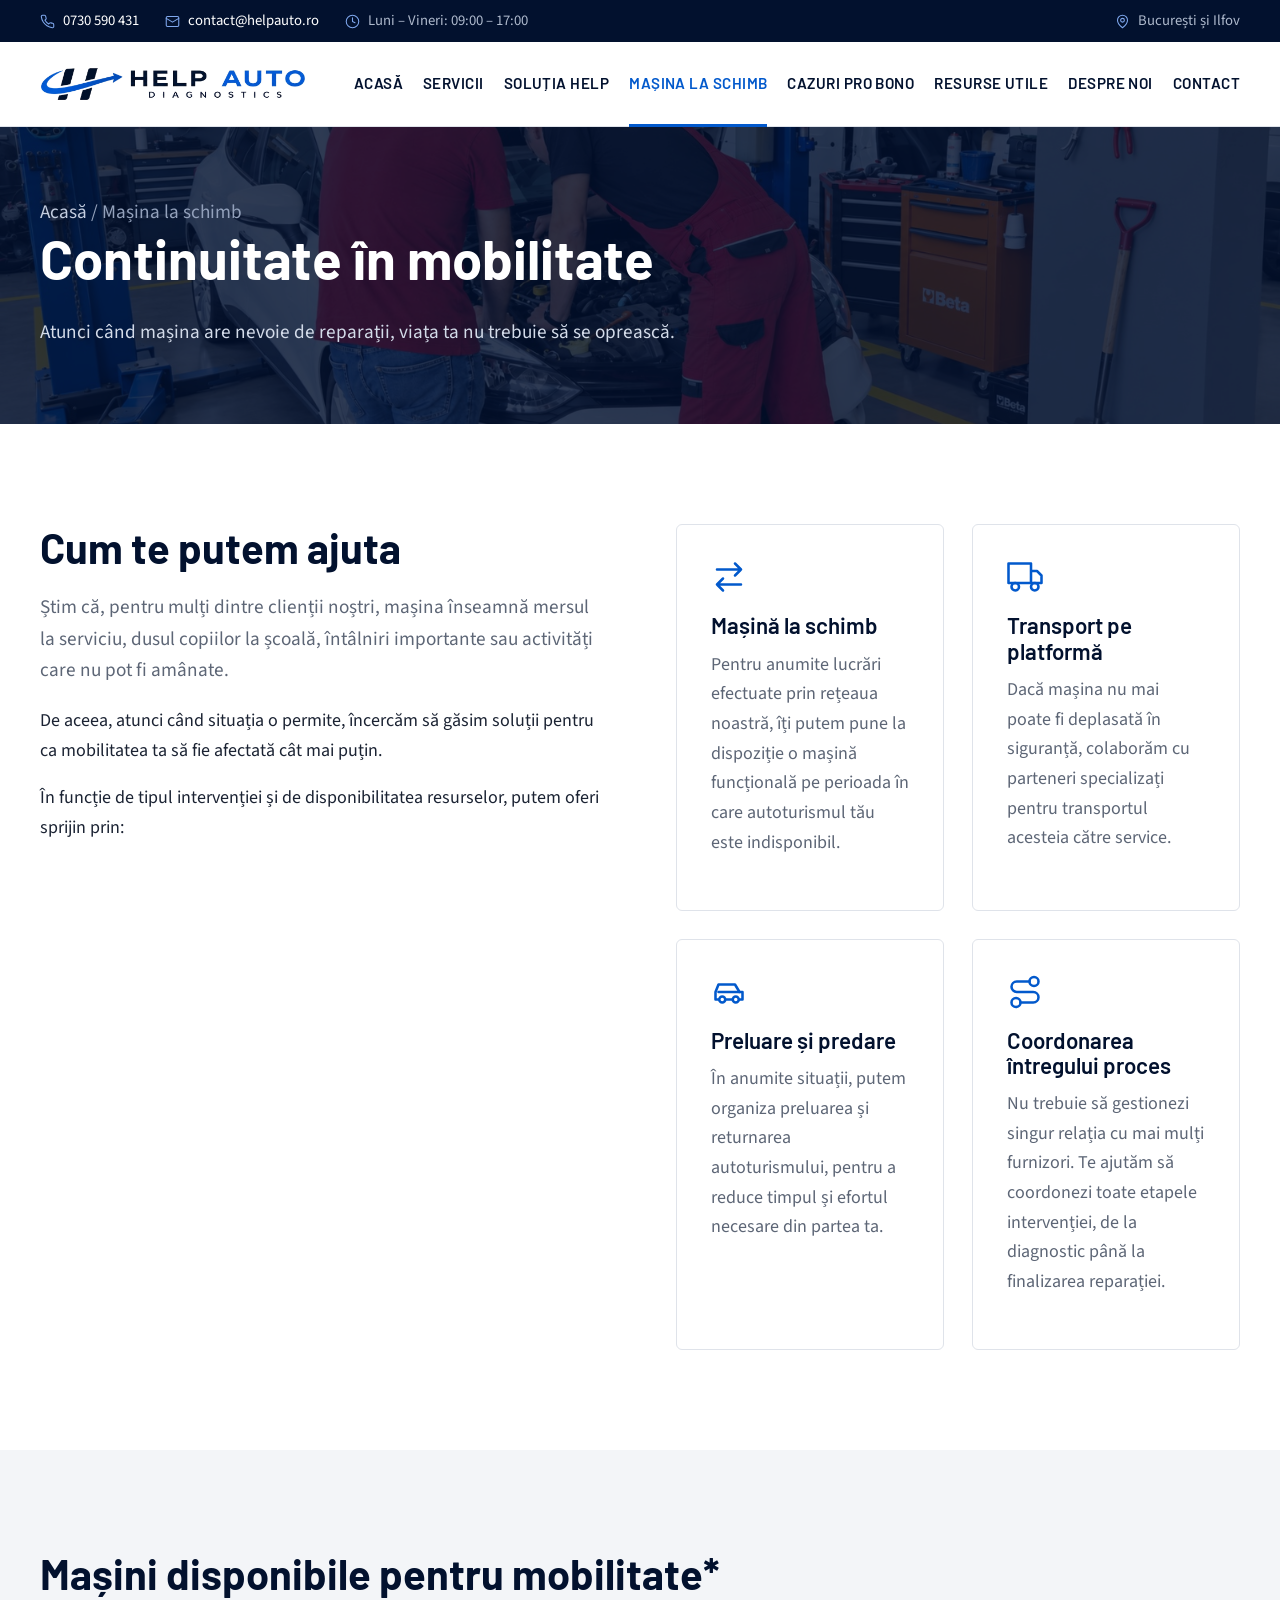
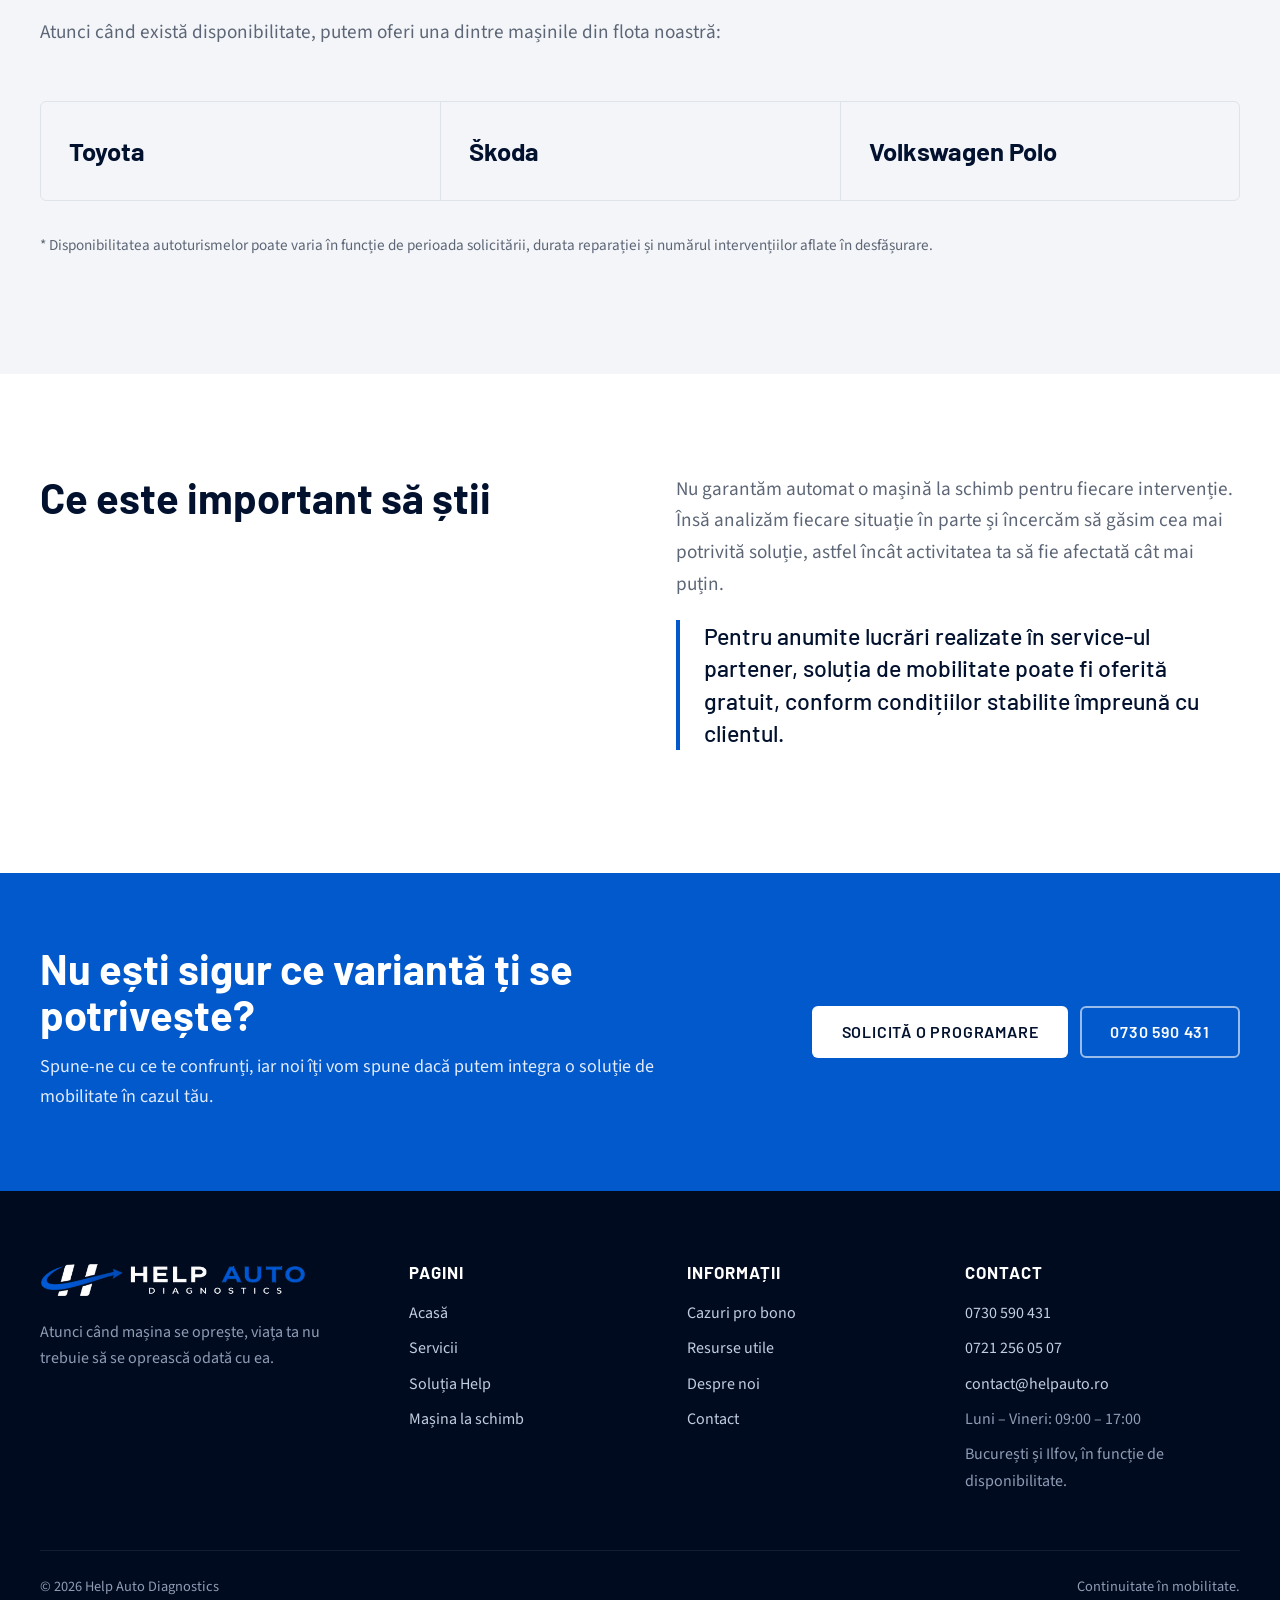
<file: masina-la-schimb.html>
<!doctype html>
<html lang="ro">
<head>
  <meta charset="utf-8">
  <meta name="viewport" content="width=device-width, initial-scale=1">
  <title>Mașina la schimb – Help Auto Diagnostics</title>
  <meta name="description" content="Mașină la schimb, transport pe platformă, preluare și predare. Soluții de mobilitate pe perioada reparației, în funcție de disponibilitate.">
  <link rel="icon" href="assets/img/favicon.png">
  <link rel="preconnect" href="https://fonts.googleapis.com">
  <link rel="preconnect" href="https://fonts.gstatic.com" crossorigin>
  <link href="https://fonts.googleapis.com/css2?family=Barlow:wght@500;600;700&family=Source+Sans+3:wght@400;600&display=swap" rel="stylesheet">
  <link rel="stylesheet" href="css/style.css">
</head>
<body>
<div id="site-header"></div>

<main>
  <section class="page-hero">
    <img class="page-hero__bg" src="assets/img/mecanici-lucru.jpg" alt="">
    <div class="container">
      <p class="breadcrumb"><a href="index.html">Acasă</a> / Mașina la schimb</p>
      <h1>Continuitate în mobilitate</h1>
      <p>Atunci când mașina are nevoie de reparații, viața ta nu trebuie să se oprească.</p>
    </div>
  </section>

  <section class="section">
    <div class="container split split--top">
      <div>
        <h2>Cum te putem ajuta</h2>
        <p class="lead">Știm că, pentru mulți dintre clienții noștri, mașina înseamnă mersul la serviciu, dusul copiilor la școală, întâlniri importante sau activități care nu pot fi amânate.</p>
        <p>De aceea, atunci când situația o permite, încercăm să găsim soluții pentru ca mobilitatea ta să fie afectată cât mai puțin.</p>
        <p>În funcție de tipul intervenției și de disponibilitatea resurselor, putem oferi sprijin prin:</p>
      </div>
      <div class="grid grid--2">
        <div class="card">
          <span class="card__icon" data-icon="swap"></span>
          <h3>Mașină la schimb</h3>
          <p>Pentru anumite lucrări efectuate prin rețeaua noastră, îți putem pune la dispoziție o mașină funcțională pe perioada în care autoturismul tău este indisponibil.</p>
        </div>
        <div class="card">
          <span class="card__icon" data-icon="truck"></span>
          <h3>Transport pe platformă</h3>
          <p>Dacă mașina nu mai poate fi deplasată în siguranță, colaborăm cu parteneri specializați pentru transportul acesteia către service.</p>
        </div>
        <div class="card">
          <span class="card__icon" data-icon="car"></span>
          <h3>Preluare și predare</h3>
          <p>În anumite situații, putem organiza preluarea și returnarea autoturismului, pentru a reduce timpul și efortul necesare din partea ta.</p>
        </div>
        <div class="card">
          <span class="card__icon" data-icon="route"></span>
          <h3>Coordonarea întregului proces</h3>
          <p>Nu trebuie să gestionezi singur relația cu mai mulți furnizori. Te ajutăm să coordonezi toate etapele intervenției, de la diagnostic până la finalizarea reparației.</p>
        </div>
      </div>
    </div>
  </section>

  <!-- Mașini disponibile -->
  <section class="section section--bg">
    <div class="container">
      <div class="section-head">
        <h2>Mașini disponibile pentru mobilitate*</h2>
        <p class="lead">Atunci când există disponibilitate, putem oferi una dintre mașinile din flota noastră:</p>
      </div>
      <!-- TODO: completați modelele exacte (în document: „Toyota model …”, etc.) -->
      <div class="fleet">
        <div><strong>Toyota</strong></div>
        <div><strong>Škoda</strong></div>
        <div><strong>Volkswagen Polo</strong></div>
      </div>
      <p class="note more">* Disponibilitatea autoturismelor poate varia în funcție de perioada solicitării, durata reparației și numărul intervențiilor aflate în desfășurare.</p>
    </div>
  </section>

  <!-- Ce este important să știi -->
  <section class="section">
    <div class="container split split--top">
      <h2>Ce este important să știi</h2>
      <div>
        <p class="lead">Nu garantăm automat o mașină la schimb pentru fiecare intervenție. Însă analizăm fiecare situație în parte și încercăm să găsim cea mai potrivită soluție, astfel încât activitatea ta să fie afectată cât mai puțin.</p>
        <p class="pull">Pentru anumite lucrări realizate în service-ul partener, soluția de mobilitate poate fi oferită gratuit, conform condițiilor stabilite împreună cu clientul.</p>
      </div>
    </div>
  </section>

  <section class="cta">
    <div class="container">
      <div>
        <h2>Nu ești sigur ce variantă ți se potrivește?</h2>
        <p>Spune-ne cu ce te confrunți, iar noi îți vom spune dacă putem integra o soluție de mobilitate în cazul tău.</p>
      </div>
      <div class="btn-row">
        <a class="btn btn--white" href="contact.html">Solicită o programare</a>
        <a class="btn btn--outline-light" data-contact="phone"></a>
      </div>
    </div>
  </section>
</main>

<div id="site-footer"></div>
<script src="js/main.js"></script>
</body>
</html>
</file>
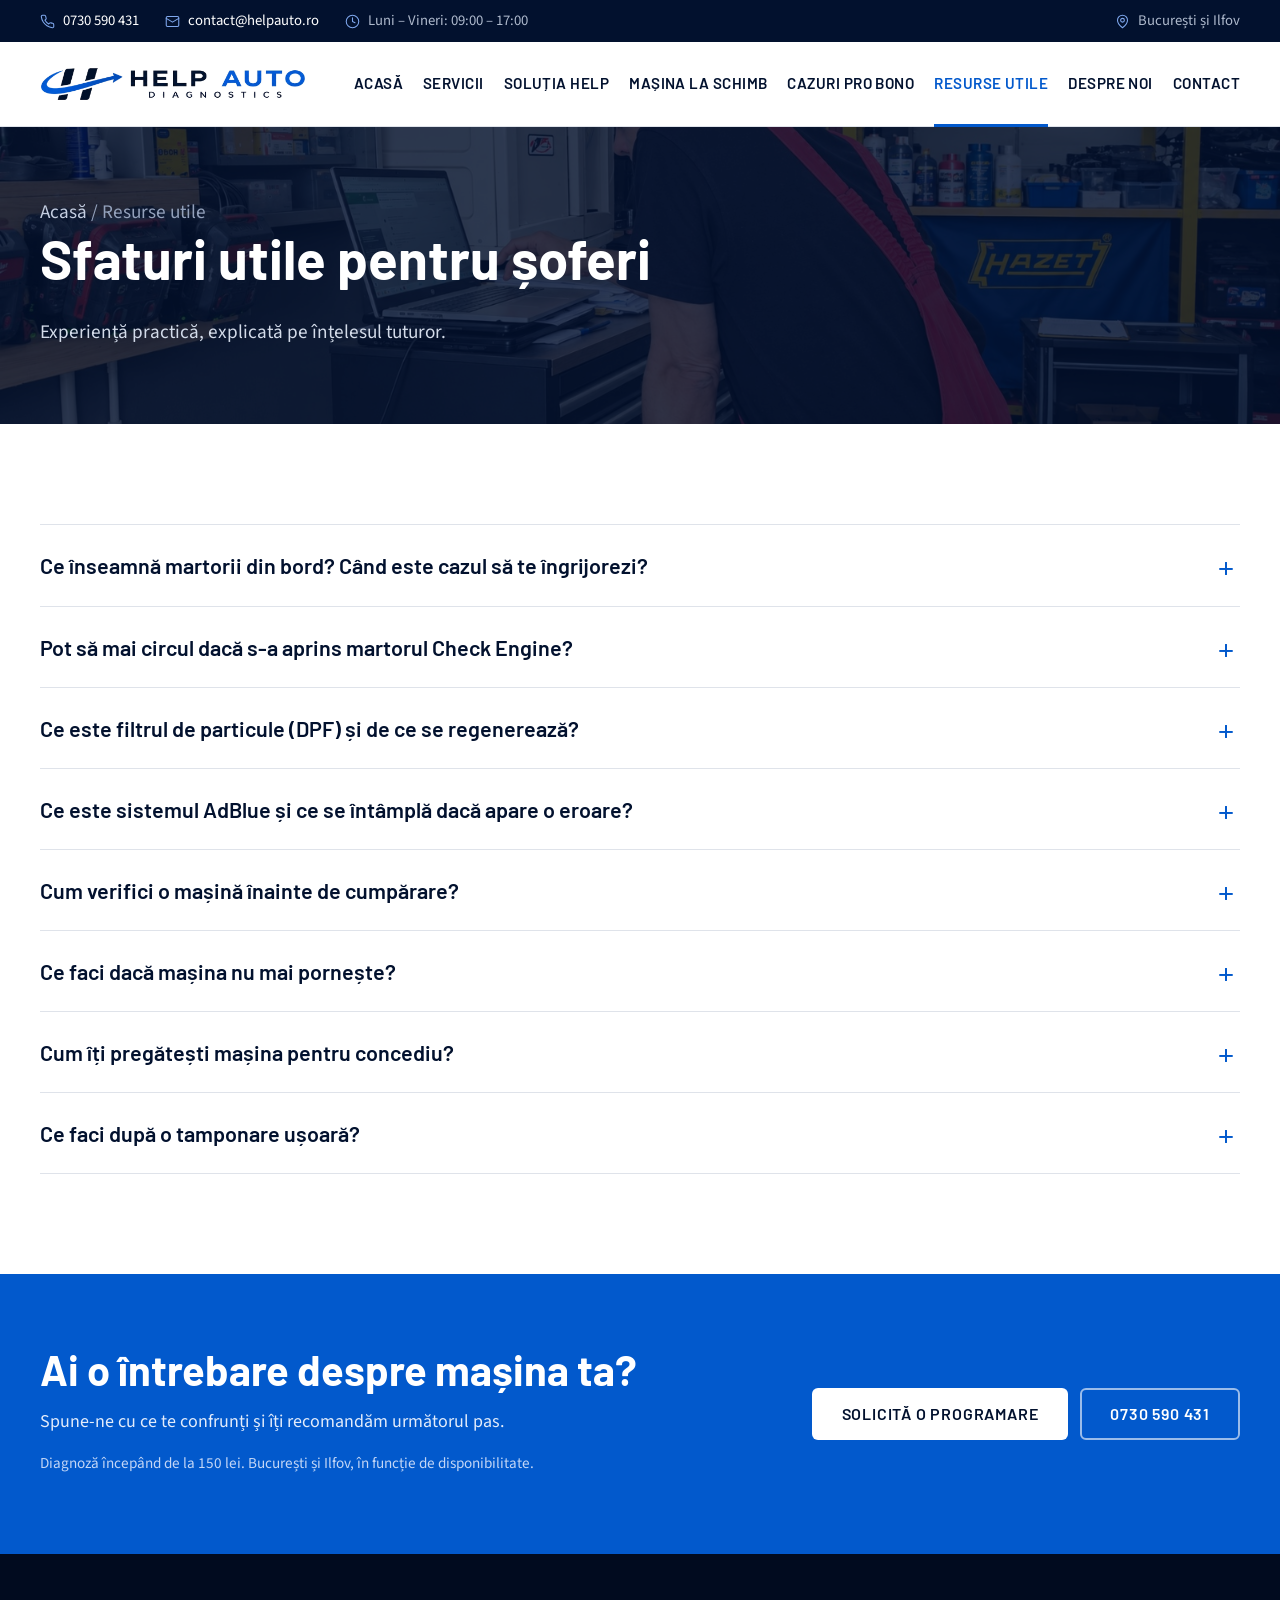
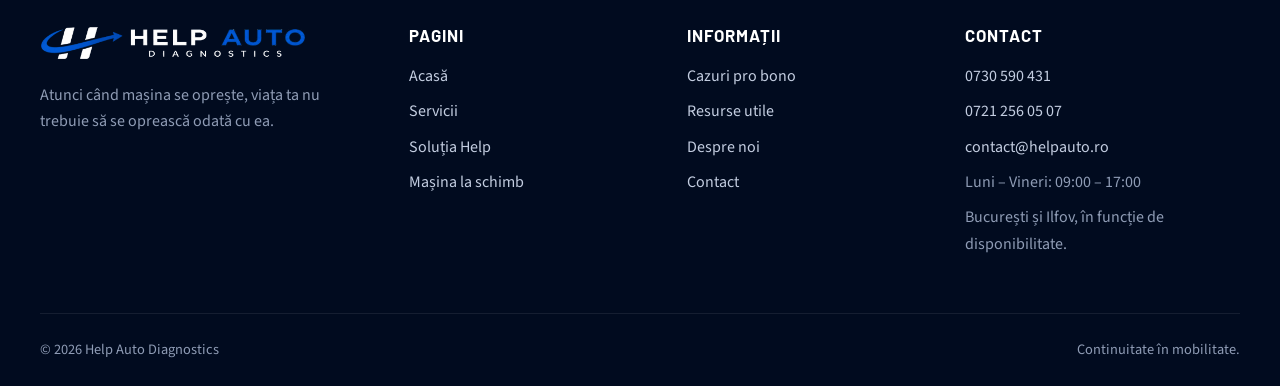
<file: resurse-utile.html>
<!doctype html>
<html lang="ro">
<head>
  <meta charset="utf-8">
  <meta name="viewport" content="width=device-width, initial-scale=1">
  <title>Resurse utile – Help Auto Diagnostics</title>
  <meta name="description" content="Sfaturi utile pentru șoferi: martorii din bord, Check Engine, DPF, AdBlue, verificarea înainte de cumpărare și ce faci dacă mașina nu mai pornește.">
  <link rel="icon" href="assets/img/favicon.png">
  <link rel="preconnect" href="https://fonts.googleapis.com">
  <link rel="preconnect" href="https://fonts.gstatic.com" crossorigin>
  <link href="https://fonts.googleapis.com/css2?family=Barlow:wght@500;600;700&family=Source+Sans+3:wght@400;600&display=swap" rel="stylesheet">
  <link rel="stylesheet" href="css/style.css">
</head>
<body>
<div id="site-header"></div>

<main>
  <section class="page-hero">
    <img class="page-hero__bg" src="assets/img/diagnoza-laptop.jpg" alt="">
    <div class="container">
      <p class="breadcrumb"><a href="index.html">Acasă</a> / Resurse utile</p>
      <h1>Sfaturi utile pentru șoferi</h1>
      <p>Experiență practică, explicată pe înțelesul tuturor.</p>
    </div>
  </section>

  <section class="section">
    <div class="container">
      <!-- Fiecare articol are un id, ca să poată fi deschis direct din alte pagini (ex. resurse-utile.html#check-engine) -->
      <div class="faq">
        <details id="martori">
          <summary>Ce înseamnă martorii din bord? Când este cazul să te îngrijorezi?</summary>
          <div class="faq__body">
            <p>Atunci când se aprinde un martor în bord, primul impuls este, de multe ori, panica. În realitate, nu toate avertizările indică o problemă gravă, însă niciuna nu ar trebui ignorată.</p>
            <p>Martorii galbeni semnalează, de regulă, o problemă care necesită verificare, fără a impune oprirea imediată a mașinii. Martorii roșii indică situații care pot afecta siguranța sau pot produce avarii importante dacă deplasarea continuă.</p>
            <p>Dacă nu ești sigur ce înseamnă avertizarea afișată, o diagnoză realizată la timp te poate ajuta să înțelegi exact cauza și să eviți reparații costisitoare.</p>
            <p>Uneori este doar un senzor. Alteori, intervenția rapidă poate preveni probleme mult mai serioase.</p>
          </div>
        </details>

        <details id="check-engine">
          <summary>Pot să mai circul dacă s-a aprins martorul Check Engine?</summary>
          <div class="faq__body">
            <p>Este una dintre cele mai frecvente întrebări pe care le primim.</p>
            <p>Răspunsul scurt este: depinde.</p>
            <p>Dacă martorul Check Engine este aprins constant, iar mașina funcționează normal, este recomandată o verificare cât mai curând posibil. Problema poate fi minoră sau poate indica începutul unei defecțiuni mai importante.</p>
            <p>Dacă martorul clipește, motorul funcționează neregulat sau observi pierdere de putere, este indicat să oprești deplasarea și să soliciți ajutor.</p>
            <p>Diagnoza electronică permite identificarea exactă a cauzei, fără presupuneri și fără schimbarea inutilă a pieselor.</p>
          </div>
        </details>

        <details id="dpf">
          <summary>Ce este filtrul de particule (DPF) și de ce se regenerează?</summary>
          <div class="faq__body">
            <p>Filtrul de particule are rolul de a reține particulele rezultate în urma arderii combustibilului, contribuind la reducerea emisiilor poluante.</p>
            <p>În timp, acesta se încarcă și are nevoie de un proces de curățare numit regenerare.</p>
            <p>Dacă mașina este utilizată frecvent pe distanțe scurte sau exclusiv în oraș, regenerarea poate fi întreruptă, iar filtrul se poate înfunda.</p>
            <p>Semnele pot include aprinderea unui martor în bord, consum crescut sau scăderea performanțelor motorului.</p>
            <p>O verificare realizată la timp poate preveni intervenții costisitoare și poate prelungi durata de viață a sistemului.</p>
          </div>
        </details>

        <details id="adblue">
          <summary>Ce este sistemul AdBlue și ce se întâmplă dacă apare o eroare?</summary>
          <div class="faq__body">
            <p>AdBlue este o soluție utilizată de multe motoare diesel moderne pentru reducerea emisiilor poluante.</p>
            <p>Atunci când sistemul detectează o problemă, pot apărea avertizări în bord. În anumite situații, dacă eroarea nu este remediată, mașina poate limita pornirea după un anumit număr de kilometri.</p>
            <p>Este important să nu ignori aceste mesaje și să identifici cauza exactă printr-o diagnoză corectă.</p>
            <p>Nu toate erorile AdBlue înseamnă defectarea întregului sistem. Uneori, soluția este mult mai simplă decât pare.</p>
          </div>
        </details>

        <details id="verificare-cumparare">
          <summary>Cum verifici o mașină înainte de cumpărare?</summary>
          <div class="faq__body">
            <p>Aspectul exterior și promisiunile vânzătorului nu spun întotdeauna întreaga poveste.</p>
            <p>Înainte de a cumpăra o mașină second-hand, este recomandat să verifici atât partea mecanică, cât și cea electronică.</p>
            <p>O evaluare profesională poate evidenția erori ascunse, defecte existente sau semne ale unor reparații costisitoare care urmează să apară.</p>
            <p>Costul unei verificări este, de cele mai multe ori, incomparabil mai mic decât costul unei alegeri greșite.</p>
            <p>O decizie informată îți poate economisi bani, timp și multe bătăi de cap.</p>
          </div>
        </details>

        <details id="nu-porneste">
          <summary>Ce faci dacă mașina nu mai pornește?</summary>
          <div class="faq__body">
            <p>În primul rând, încearcă să îți păstrezi calmul.</p>
            <p>Verifică dacă există mesaje sau martori aprinși în bord și dacă problema poate avea o cauză evidentă, precum bateria descărcată.</p>
            <p>Evită însă intervențiile improvizate sau schimbarea pieselor fără o diagnosticare prealabilă.</p>
            <p>În multe situații, o diagnoză la fața locului poate identifica rapid cauza și poate stabili cea mai potrivită soluție: remediere pe loc, transport către service sau coordonarea unei intervenții mai ample.</p>
            <p>Important este să nu rămâi singur în gestionarea situației.</p>
          </div>
        </details>

        <details id="concediu">
          <summary>Cum îți pregătești mașina pentru concediu?</summary>
          <div class="faq__body">
            <p>Un drum lung este mai plăcut atunci când pleci cu încredere că mașina este pregătită.</p>
            <p>Înainte de concediu, este recomandat să verifici nivelurile lichidelor, starea anvelopelor, funcționarea instalației de climatizare și eventualele avertizări existente în bord.</p>
            <p>Dacă ai observat zgomote neobișnuite sau simptome pe care le-ai amânat, este bine să le verifici înainte de plecare.</p>
            <p>O inspecție preventivă durează puțin, dar poate reduce semnificativ riscul unor probleme apărute în timpul vacanței.</p>
          </div>
        </details>

        <details id="tamponare">
          <summary>Ce faci după o tamponare ușoară?</summary>
          <div class="faq__body">
            <p>Chiar și atunci când accidentul pare minor, este important să acționezi organizat.</p>
            <p>Asigură-te că toți cei implicați sunt în siguranță și urmează pașii legali necesari pentru constatarea evenimentului.</p>
            <p>Ulterior, este recomandată verificarea mașinii, deoarece anumite avarii nu sunt vizibile imediat. Elemente precum sistemele de siguranță, senzorii sau structura de rezistență pot necesita evaluare suplimentară.</p>
            <p>Gestionarea corectă a situației încă de la început poate simplifica întregul proces de reparație și poate preveni apariția unor probleme ulterioare.</p>
          </div>
        </details>
      </div>
    </div>
  </section>

  <section class="cta">
    <div class="container">
      <div>
        <h2>Ai o întrebare despre mașina ta?</h2>
        <p>Spune-ne cu ce te confrunți și îți recomandăm următorul pas.</p>
        <p class="small">Diagnoză începând de la 150 lei. București și Ilfov, în funcție de disponibilitate.</p>
      </div>
      <div class="btn-row">
        <a class="btn btn--white" href="contact.html">Solicită o programare</a>
        <a class="btn btn--outline-light" data-contact="phone"></a>
      </div>
    </div>
  </section>
</main>

<div id="site-footer"></div>
<script src="js/main.js"></script>
</body>
</html>
</file>
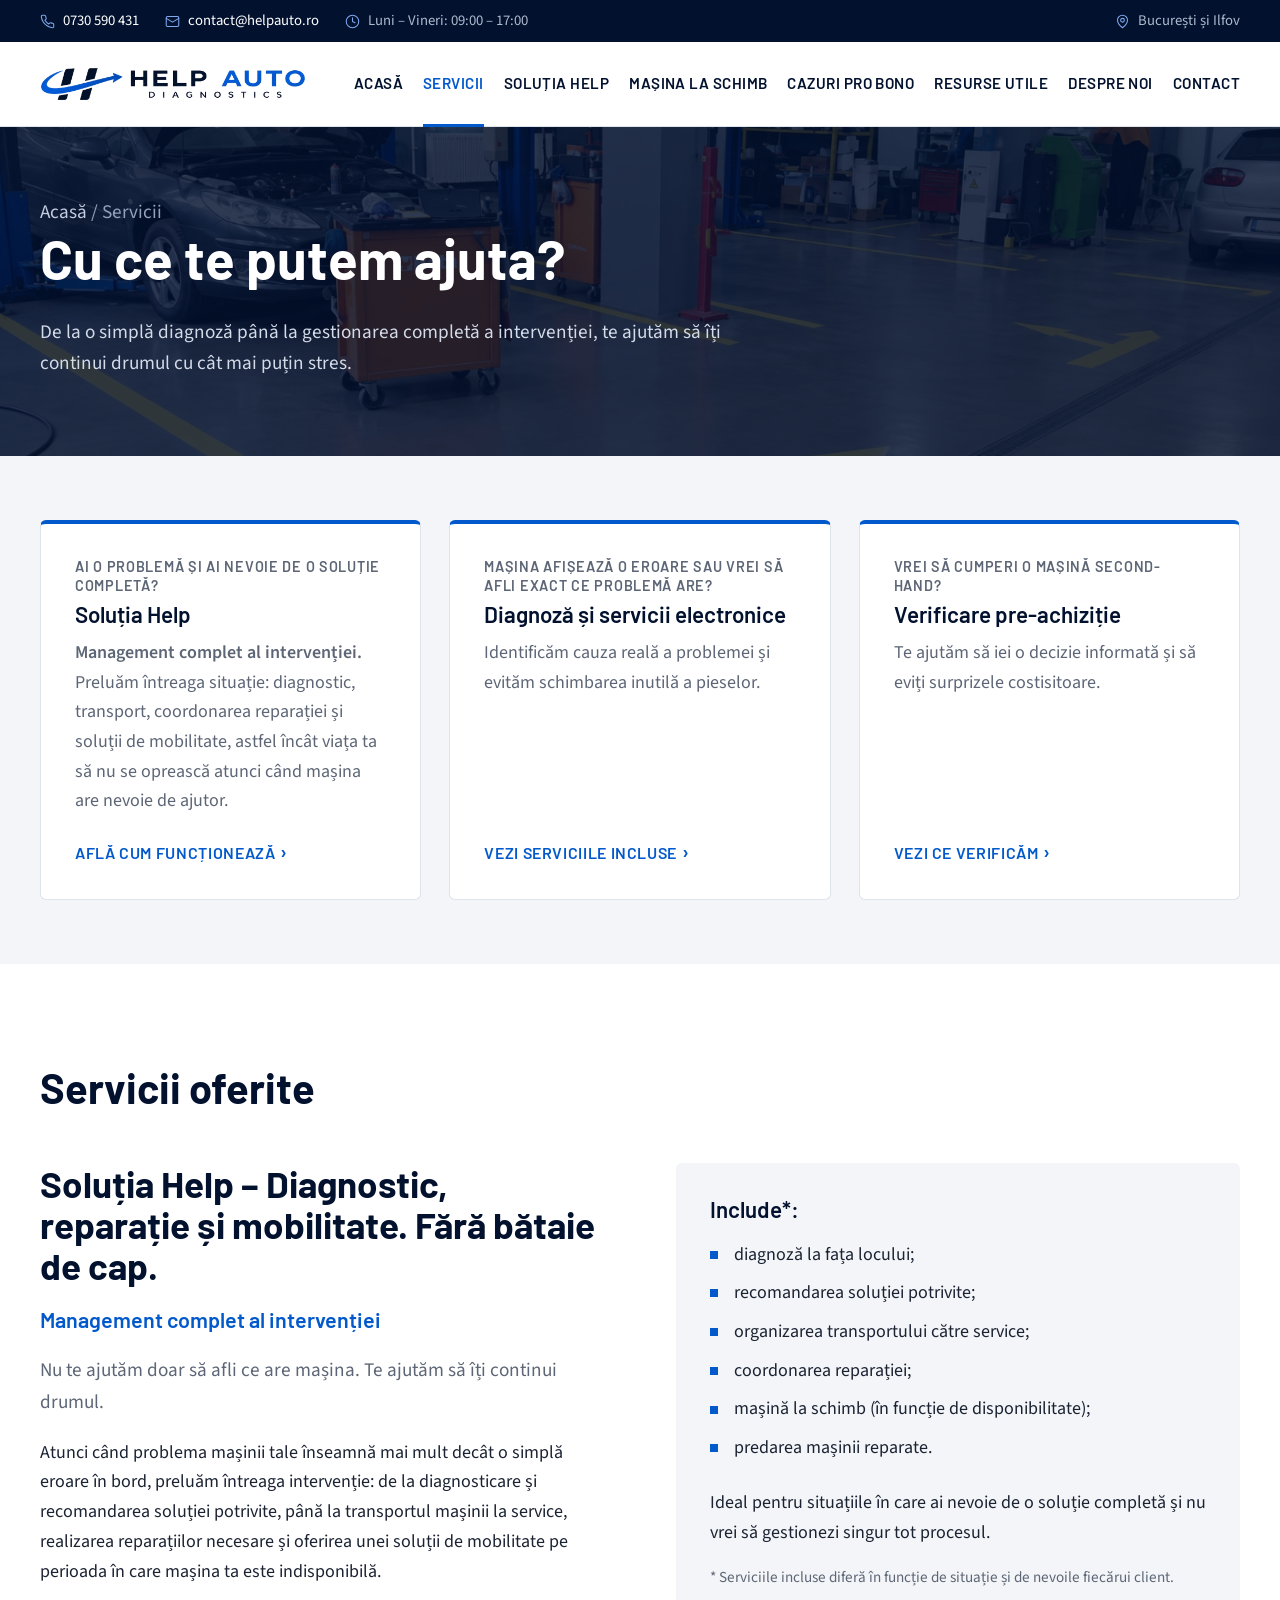
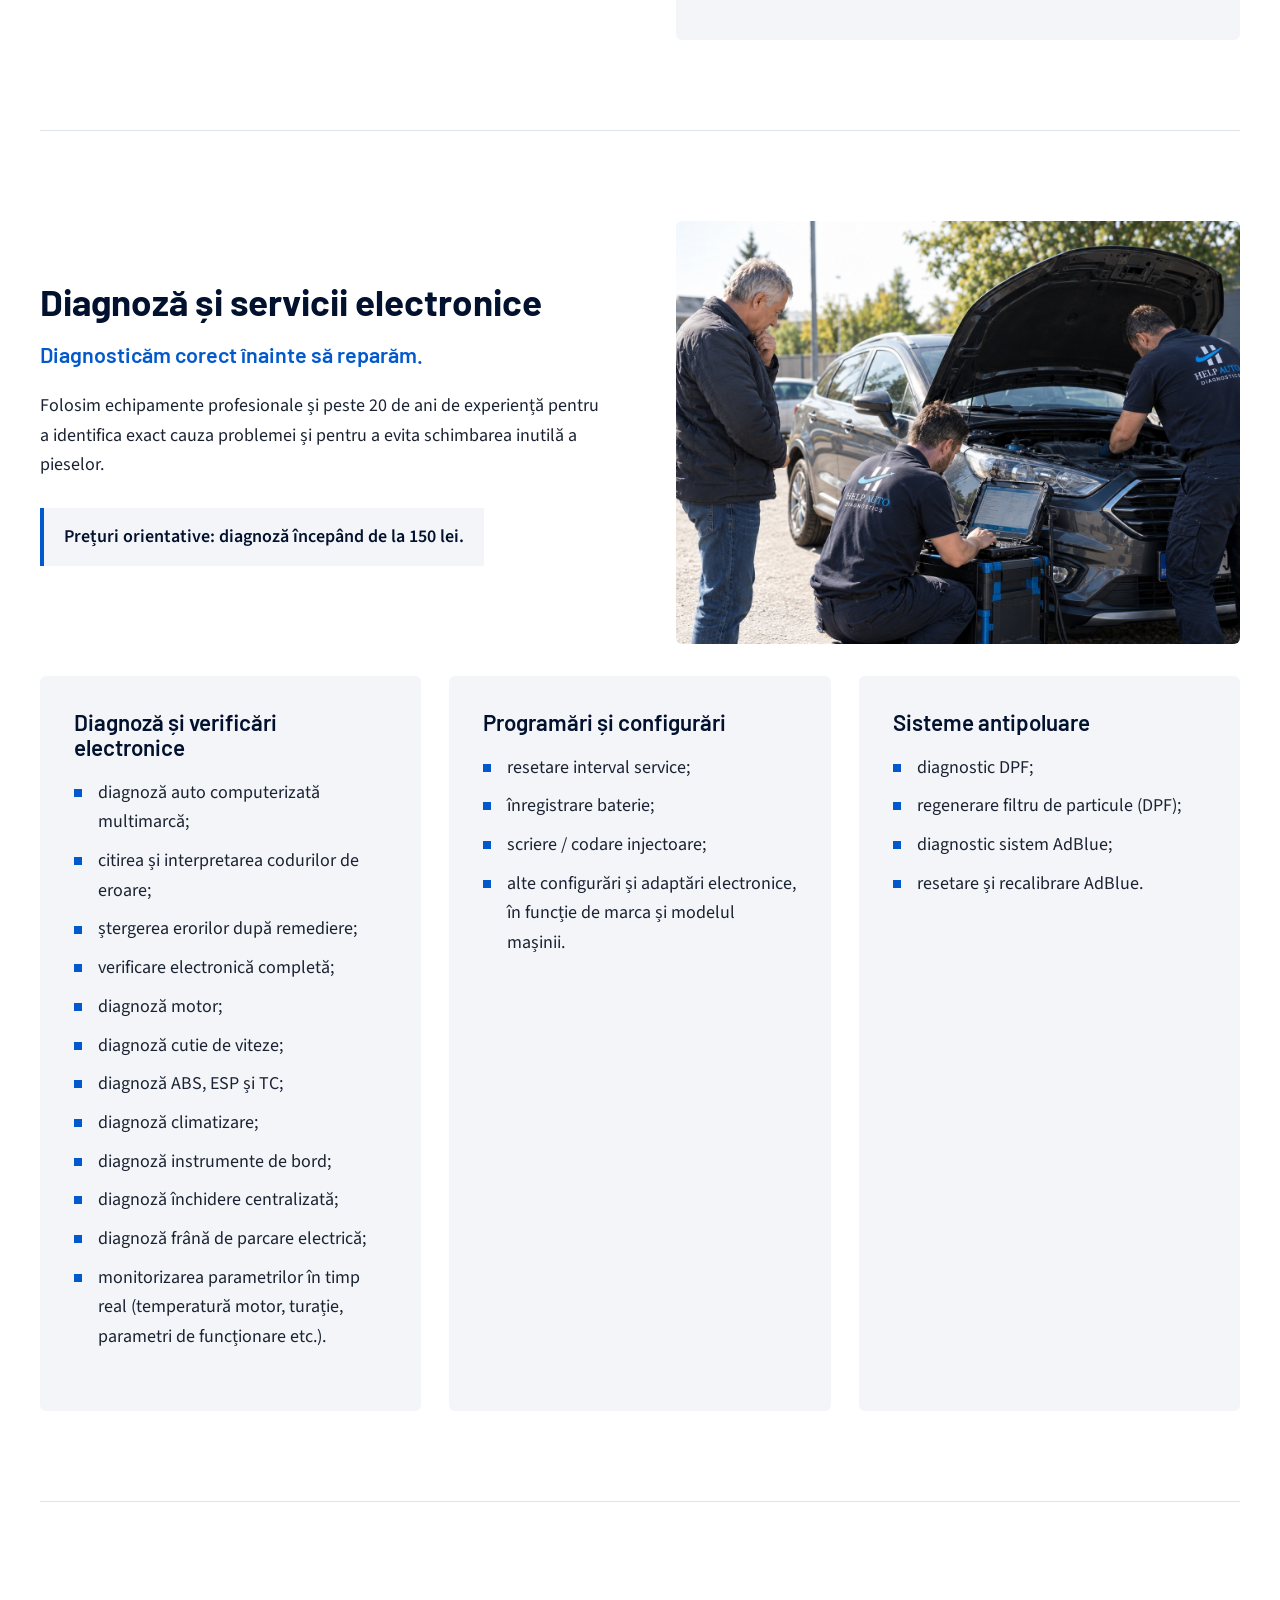
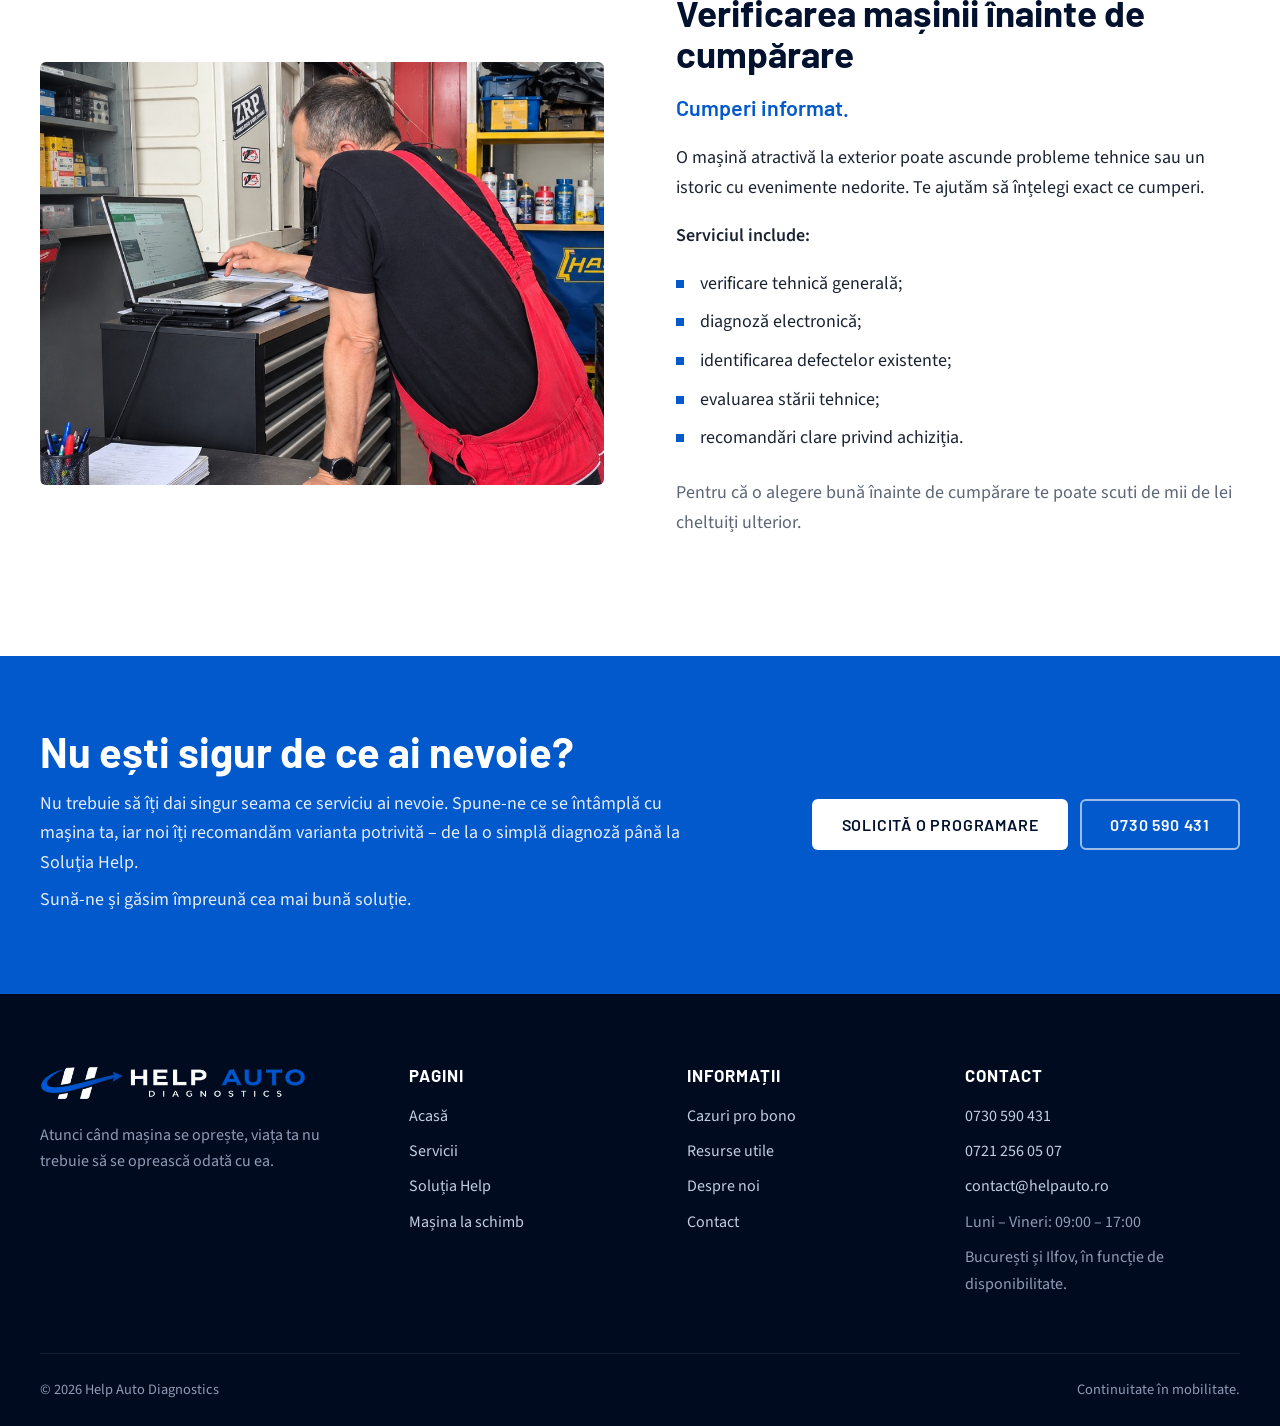
<file: servicii.html>
<!doctype html>
<html lang="ro">
<head>
  <meta charset="utf-8">
  <meta name="viewport" content="width=device-width, initial-scale=1">
  <title>Servicii – Help Auto Diagnostics</title>
  <meta name="description" content="Soluția Help, diagnoză și servicii electronice, verificarea mașinii înainte de cumpărare. Diagnoză începând de la 150 lei, în București și Ilfov.">
  <link rel="icon" href="assets/img/favicon.png">
  <link rel="preconnect" href="https://fonts.googleapis.com">
  <link rel="preconnect" href="https://fonts.gstatic.com" crossorigin>
  <link href="https://fonts.googleapis.com/css2?family=Barlow:wght@500;600;700&family=Source+Sans+3:wght@400;600&display=swap" rel="stylesheet">
  <link rel="stylesheet" href="css/style.css">
</head>
<body>
<div id="site-header"></div>

<main>
  <section class="page-hero">
    <img class="page-hero__bg" src="assets/img/atelier.jpg" alt="">
    <div class="container">
      <p class="breadcrumb"><a href="index.html">Acasă</a> / Servicii</p>
      <h1>Cu ce te putem ajuta?</h1>
      <p>De la o simplă diagnoză până la gestionarea completă a intervenției, te ajutăm să îți continui drumul cu cât mai puțin stres.</p>
    </div>
  </section>

  <!-- Alege situația ta -->
  <section class="section section--sm section--bg">
    <div class="container grid grid--3">
      <div class="card card--top">
        <p class="service-card__label">Ai o problemă și ai nevoie de o soluție completă?</p>
        <h3>Soluția Help</h3>
        <p><strong>Management complet al intervenției.</strong> Preluăm întreaga situație: diagnostic, transport, coordonarea reparației și soluții de mobilitate, astfel încât viața ta să nu se oprească atunci când mașina are nevoie de ajutor.</p>
        <a class="link" href="#solutia-help">Află cum funcționează</a>
      </div>
      <div class="card card--top">
        <p class="service-card__label">Mașina afișează o eroare sau vrei să afli exact ce problemă are?</p>
        <h3>Diagnoză și servicii electronice</h3>
        <p>Identificăm cauza reală a problemei și evităm schimbarea inutilă a pieselor.</p>
        <a class="link" href="#diagnoza">Vezi serviciile incluse</a>
      </div>
      <div class="card card--top">
        <p class="service-card__label">Vrei să cumperi o mașină second-hand?</p>
        <h3>Verificare pre-achiziție</h3>
        <p>Te ajutăm să iei o decizie informată și să eviți surprizele costisitoare.</p>
        <a class="link" href="#verificare">Vezi ce verificăm</a>
      </div>
    </div>
  </section>

  <!-- Servicii oferite -->
  <section class="section">
    <div class="container">
      <h2 class="section-head">Servicii oferite</h2>

      <!-- Soluția Help -->
      <article class="service split split--top" id="solutia-help">
        <div>
          <h3 class="h2-like">Soluția Help – Diagnostic, reparație și mobilitate. Fără bătaie de cap.</h3>
          <p class="tagline">Management complet al intervenției</p>
          <p class="lead">Nu te ajutăm doar să afli ce are mașina. Te ajutăm să îți continui drumul.</p>
          <p>Atunci când problema mașinii tale înseamnă mai mult decât o simplă eroare în bord, preluăm întreaga intervenție: de la diagnosticare și recomandarea soluției potrivite, până la transportul mașinii la service, realizarea reparațiilor necesare și oferirea unei soluții de mobilitate pe perioada în care mașina ta este indisponibilă.</p>
        </div>
        <div class="panel">
          <h3>Include*:</h3>
          <ul class="list">
            <li>diagnoză la fața locului;</li>
            <li>recomandarea soluției potrivite;</li>
            <li>organizarea transportului către service;</li>
            <li>coordonarea reparației;</li>
            <li>mașină la schimb (în funcție de disponibilitate);</li>
            <li>predarea mașinii reparate.</li>
          </ul>
          <p>Ideal pentru situațiile în care ai nevoie de o soluție completă și nu vrei să gestionezi singur tot procesul.</p>
          <p class="note">* Serviciile incluse diferă în funcție de situație și de nevoile fiecărui client.</p>
        </div>
      </article>

      <!-- Diagnoză și servicii electronice -->
      <article class="service" id="diagnoza">
        <div class="split">
          <div>
            <h3 class="h2-like">Diagnoză și servicii electronice</h3>
            <p class="tagline">Diagnosticăm corect înainte să reparăm.</p>
            <p>Folosim echipamente profesionale și peste 20 de ani de experiență pentru a identifica exact cauza problemei și pentru a evita schimbarea inutilă a pieselor.</p>
            <p class="price">Prețuri orientative: diagnoză începând de la 150 lei.</p>
          </div>
          <img src="assets/img/diagnoza-suv.jpg" alt="Diagnoză computerizată la fața locului" loading="lazy">
        </div>
        <div class="grid grid--3 more">
          <div class="panel">
            <h3>Diagnoză și verificări electronice</h3>
            <ul class="list">
              <li>diagnoză auto computerizată multimarcă;</li>
              <li>citirea și interpretarea codurilor de eroare;</li>
              <li>ștergerea erorilor după remediere;</li>
              <li>verificare electronică completă;</li>
              <li>diagnoză motor;</li>
              <li>diagnoză cutie de viteze;</li>
              <li>diagnoză ABS, ESP și TC;</li>
              <li>diagnoză climatizare;</li>
              <li>diagnoză instrumente de bord;</li>
              <li>diagnoză închidere centralizată;</li>
              <li>diagnoză frână de parcare electrică;</li>
              <li>monitorizarea parametrilor în timp real (temperatură motor, turație, parametri de funcționare etc.).</li>
            </ul>
          </div>
          <div class="panel">
            <h3>Programări și configurări</h3>
            <ul class="list">
              <li>resetare interval service;</li>
              <li>înregistrare baterie;</li>
              <li>scriere / codare injectoare;</li>
              <li>alte configurări și adaptări electronice, în funcție de marca și modelul mașinii.</li>
            </ul>
          </div>
          <div class="panel">
            <h3>Sisteme antipoluare</h3>
            <ul class="list">
              <li>diagnostic DPF;</li>
              <li>regenerare filtru de particule (DPF);</li>
              <li>diagnostic sistem AdBlue;</li>
              <li>resetare și recalibrare AdBlue.</li>
            </ul>
          </div>
        </div>
      </article>

      <!-- Verificarea mașinii înainte de cumpărare -->
      <article class="service split split--reverse" id="verificare">
        <div>
          <h3 class="h2-like">Verificarea mașinii înainte de cumpărare</h3>
          <p class="tagline">Cumperi informat.</p>
          <p>O mașină atractivă la exterior poate ascunde probleme tehnice sau un istoric cu evenimente nedorite. Te ajutăm să înțelegi exact ce cumperi.</p>
          <p><strong>Serviciul include:</strong></p>
          <ul class="list">
            <li>verificare tehnică generală;</li>
            <li>diagnoză electronică;</li>
            <li>identificarea defectelor existente;</li>
            <li>evaluarea stării tehnice;</li>
            <li>recomandări clare privind achiziția.</li>
          </ul>
          <p class="muted">Pentru că o alegere bună înainte de cumpărare te poate scuti de mii de lei cheltuiți ulterior.</p>
        </div>
        <img src="assets/img/diagnoza-laptop.jpg" alt="Specialist care analizează rezultatele unei verificări" loading="lazy">
      </article>
    </div>
  </section>

  <!-- Nu ești sigur de ce ai nevoie? -->
  <section class="cta">
    <div class="container">
      <div>
        <h2>Nu ești sigur de ce ai nevoie?</h2>
        <p>Nu trebuie să îți dai singur seama ce serviciu ai nevoie. Spune-ne ce se întâmplă cu mașina ta, iar noi îți recomandăm varianta potrivită – de la o simplă diagnoză până la Soluția Help.</p>
        <p>Sună-ne și găsim împreună cea mai bună soluție.</p>
      </div>
      <div class="btn-row">
        <a class="btn btn--white" href="contact.html">Solicită o programare</a>
        <a class="btn btn--outline-light" data-contact="phone"></a>
      </div>
    </div>
  </section>
</main>

<div id="site-footer"></div>
<script src="js/main.js"></script>
</body>
</html>
</file>
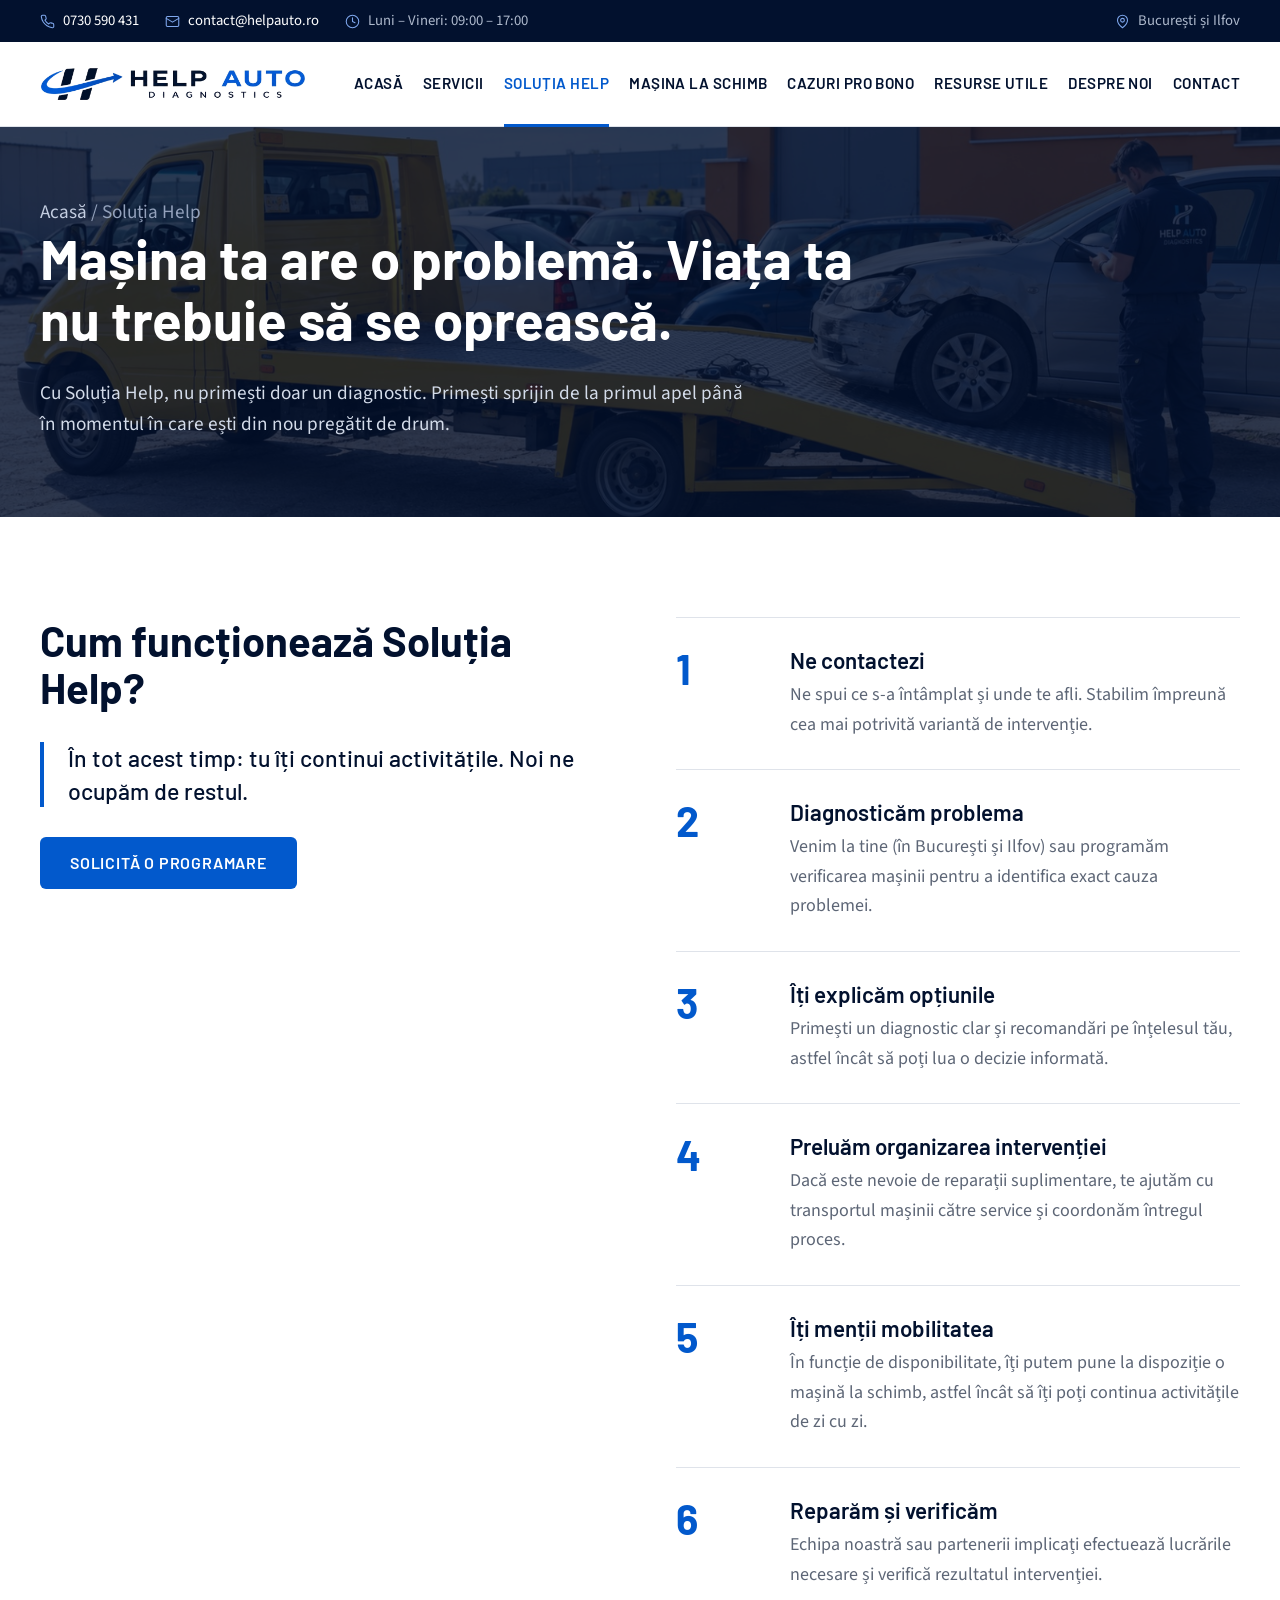
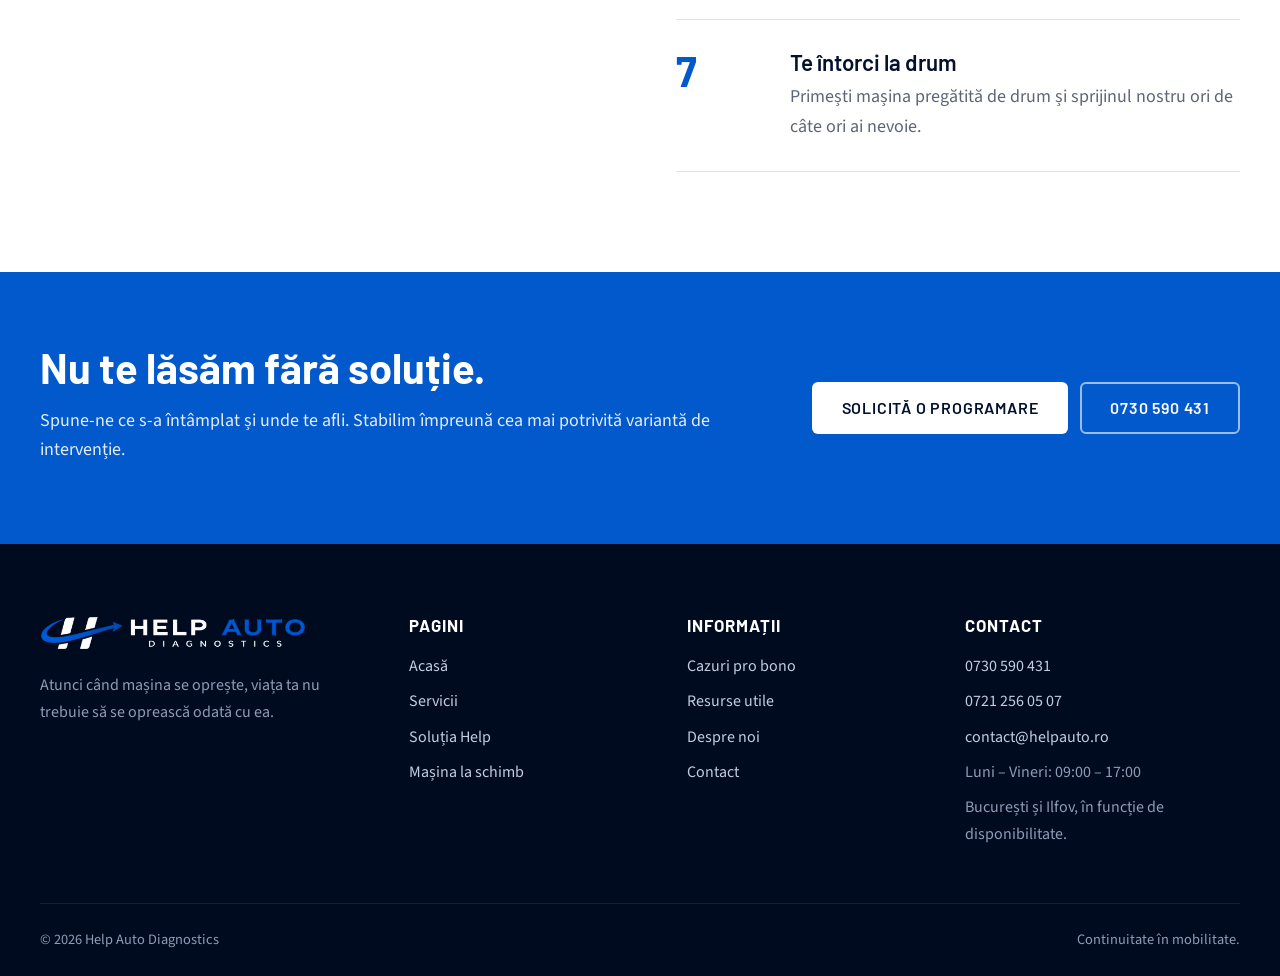
<file: solutia-help.html>
<!doctype html>
<html lang="ro">
<head>
  <meta charset="utf-8">
  <meta name="viewport" content="width=device-width, initial-scale=1">
  <title>Soluția Help – Help Auto Diagnostics</title>
  <meta name="description" content="Soluția Help: sprijin de la primul apel până în momentul în care ești din nou pregătit de drum. Diagnoză, transport, reparație și mașină la schimb.">
  <link rel="icon" href="assets/img/favicon.png">
  <link rel="preconnect" href="https://fonts.googleapis.com">
  <link rel="preconnect" href="https://fonts.gstatic.com" crossorigin>
  <link href="https://fonts.googleapis.com/css2?family=Barlow:wght@500;600;700&family=Source+Sans+3:wght@400;600&display=swap" rel="stylesheet">
  <link rel="stylesheet" href="css/style.css">
</head>
<body>
<div id="site-header"></div>

<main>
  <section class="page-hero">
    <img class="page-hero__bg" src="assets/img/transport-platforma.jpg" alt="">
    <div class="container">
      <p class="breadcrumb"><a href="index.html">Acasă</a> / Soluția Help</p>
      <h1>Mașina ta are o problemă. Viața ta nu trebuie să se oprească.</h1>
      <p>Cu Soluția Help, nu primești doar un diagnostic. Primești sprijin de la primul apel până în momentul în care ești din nou pregătit de drum.</p>
    </div>
  </section>

  <section class="section">
    <div class="container split split--top">
      <div>
        <h2>Cum funcționează Soluția Help?</h2>
        <p class="pull more">În tot acest timp: tu îți continui activitățile. Noi ne ocupăm de restul.</p>
        <div class="btn-row">
          <a class="btn btn--primary" href="contact.html">Solicită o programare</a>
        </div>
      </div>
      <ol class="steps">
        <li><div><h3>Ne contactezi</h3><p>Ne spui ce s-a întâmplat și unde te afli. Stabilim împreună cea mai potrivită variantă de intervenție.</p></div></li>
        <li><div><h3>Diagnosticăm problema</h3><p>Venim la tine (în București și Ilfov) sau programăm verificarea mașinii pentru a identifica exact cauza problemei.</p></div></li>
        <li><div><h3>Îți explicăm opțiunile</h3><p>Primești un diagnostic clar și recomandări pe înțelesul tău, astfel încât să poți lua o decizie informată.</p></div></li>
        <li><div><h3>Preluăm organizarea intervenției</h3><p>Dacă este nevoie de reparații suplimentare, te ajutăm cu transportul mașinii către service și coordonăm întregul proces.</p></div></li>
        <li><div><h3>Îți menții mobilitatea</h3><p>În funcție de disponibilitate, îți putem pune la dispoziție o mașină la schimb, astfel încât să îți poți continua activitățile de zi cu zi.</p></div></li>
        <li><div><h3>Reparăm și verificăm</h3><p>Echipa noastră sau partenerii implicați efectuează lucrările necesare și verifică rezultatul intervenției.</p></div></li>
        <li><div><h3>Te întorci la drum</h3><p>Primești mașina pregătită de drum și sprijinul nostru ori de câte ori ai nevoie.</p></div></li>
      </ol>
    </div>
  </section>

  <section class="cta">
    <div class="container">
      <div>
        <h2>Nu te lăsăm fără soluție.</h2>
        <p>Spune-ne ce s-a întâmplat și unde te afli. Stabilim împreună cea mai potrivită variantă de intervenție.</p>
      </div>
      <div class="btn-row">
        <a class="btn btn--white" href="contact.html">Solicită o programare</a>
        <a class="btn btn--outline-light" data-contact="phone"></a>
      </div>
    </div>
  </section>
</main>

<div id="site-footer"></div>
<script src="js/main.js"></script>
</body>
</html>
</file>
<file: css/style.css>
/* =========================================================
   Help Auto Diagnostics — stiluri comune (v2)
   ---------------------------------------------------------
   1. Variabile          7. Servicii, proces, liste
   2. Bază & tipografie  8. Componente pagini interioare
   3. Butoane            9. Bandă mesaj & bandă CTA
   4. Topbar & header   10. Footer & bara de pe mobil
   5. Hero & fapte      11. Responsive
   6. Secțiuni & layout
   ========================================================= */

/* ---------- 1. Variabile ---------- */
:root {
  --navy: #02112e;        /* bleumarin din logo */
  --navy-2: #0c1d3f;
  --blue: #0259cc;        /* albastrul din logo */
  --blue-dark: #0347a8;
  --ink: #1b2333;
  --muted: #5d6676;
  --line: #dfe3ea;
  --bg: #f3f5f8;
  --white: #fff;

  --radius: 6px;
  --container: 1200px;
  --header-h: 84px;

  --font-head: "Barlow", "Arial Narrow", sans-serif;
  --font-body: "Source Sans 3", system-ui, sans-serif;
}

/* ---------- 2. Bază & tipografie ---------- */
*, *::before, *::after { box-sizing: border-box; }
html { scroll-padding-top: calc(var(--header-h) + 16px); }
body { margin: 0; font: 400 18px/1.65 var(--font-body); color: var(--ink); background: var(--white); }
img { max-width: 100%; display: block; }
a { color: var(--blue); }
blockquote { margin: 0; }

h1, h2, h3, h4 { font-family: var(--font-head); color: var(--navy); line-height: 1.12; margin: 0 0 .5em; font-weight: 700; }
h1 { font-size: clamp(2.4rem, 5vw, 3.9rem); }
h2 { font-size: clamp(1.9rem, 3.4vw, 2.6rem); }
h3 { font-size: 1.4rem; font-weight: 600; }
.h2-like { font-size: clamp(1.7rem, 3vw, 2.3rem); font-weight: 700; } /* h3 care arată ca un h2 (ierarhie corectă pentru SEO) */
p { margin: 0 0 1em; }
strong { font-weight: 600; }

.container { width: min(100% - 40px, var(--container)); margin-inline: auto; }
.lead { font-size: 1.2rem; color: var(--muted); }
.muted { color: var(--muted); }
.note { font-size: .95rem; color: var(--muted); }
.more { margin-top: 32px; }

/* etichetă discretă deasupra unor titluri (folosită rar) */
.kicker { display: block; margin-bottom: 10px; font: 600 .95rem/1.2 var(--font-head); letter-spacing: .06em; text-transform: uppercase; color: var(--blue); }
.on-dark .kicker { color: #7fa8ee; }

/* ---------- 3. Butoane ---------- */
.btn {
  display: inline-flex; align-items: center; justify-content: center; gap: 10px;
  padding: 15px 28px; border-radius: var(--radius); border: 2px solid transparent;
  font: 600 1rem/1.1 var(--font-head); letter-spacing: .05em; text-transform: uppercase;
  text-decoration: none; cursor: pointer; white-space: nowrap; transition: background .2s, color .2s, border-color .2s;
}
.btn svg { width: 18px; height: 18px; flex: none; }
.btn--primary { background: var(--blue); color: var(--white); }
.btn--primary:hover { background: var(--blue-dark); }
.btn--outline { border-color: var(--navy); color: var(--navy); }
.btn--outline:hover { background: var(--navy); color: var(--white); }
.btn--outline-light { border-color: rgba(255, 255, 255, .6); color: var(--white); }
.btn--outline-light:hover { background: var(--white); color: var(--navy); border-color: var(--white); }
.btn--white { background: var(--white); color: var(--navy); }
.btn--white:hover { background: var(--navy); color: var(--white); }
.btn-row { display: flex; flex-wrap: wrap; gap: 12px; margin-top: 30px; }

/* link text cu săgeată simplă */
.link { font: 600 1rem/1.3 var(--font-head); letter-spacing: .04em; text-transform: uppercase; text-decoration: none; color: var(--blue); }
.link::after { content: " ›"; font-size: 1.2em; }
.link:hover { color: var(--blue-dark); text-decoration: underline; text-underline-offset: 4px; }
.on-dark .link { color: #9dbcf2; }

/* ---------- 4. Topbar & header ---------- */
.topbar { background: var(--navy); color: #aeb9cc; font-size: .92rem; }
.topbar .container { display: flex; justify-content: space-between; align-items: center; gap: 20px; min-height: 42px; }
.topbar ul { display: flex; gap: 26px; list-style: none; margin: 0; padding: 0; }
.topbar li { display: flex; align-items: center; gap: 8px; }
.topbar svg { width: 15px; height: 15px; color: #7fa8ee; }
.topbar a { color: var(--white); text-decoration: none; }
.topbar a:hover { text-decoration: underline; }

.site-header { position: sticky; top: 0; z-index: 50; background: var(--white); border-bottom: 1px solid var(--line); }
.site-header.is-scrolled { box-shadow: 0 2px 12px rgba(2, 17, 46, .08); }
.site-header .container { display: flex; align-items: center; justify-content: space-between; gap: 24px; height: var(--header-h); }
.logo { flex: none; }
.logo img { height: 34px; width: auto; }

.nav { display: flex; align-items: center; gap: 20px; height: 100%; }
.nav a {
  display: flex; align-items: center; height: 100%; position: relative;
  color: var(--navy); text-decoration: none; white-space: nowrap;
  font: 600 .95rem/1 var(--font-head); letter-spacing: .03em; text-transform: uppercase;
}
.nav a::after { content: ""; position: absolute; left: 0; right: 0; bottom: -1px; height: 3px; background: var(--blue); transform: scaleX(0); transition: transform .2s; }
.nav a:hover::after, .nav a[aria-current="page"]::after { transform: scaleX(1); }
.nav a[aria-current="page"] { color: var(--blue); }

.menu-toggle { display: none; background: none; border: 0; padding: 6px; cursor: pointer; color: var(--navy); }
.menu-toggle svg { width: 30px; height: 30px; }

/* ---------- 5. Hero (Acasă) & fapte ---------- */
.hero { position: relative; color: #d3dbe9; background: var(--navy); }
.hero__bg { position: absolute; inset: 0; width: 100%; height: 100%; object-fit: cover; object-position: 70% center; }
.hero::before { content: ""; position: absolute; inset: 0; z-index: 1; background: linear-gradient(90deg, rgba(2, 17, 46, .95) 0%, rgba(2, 17, 46, .85) 40%, rgba(2, 17, 46, .2) 100%); }
.hero .container { position: relative; z-index: 2; min-height: 640px; display: flex; flex-direction: column; justify-content: center; padding-block: 80px; }
.hero__content { max-width: 700px; }
.hero__content > p:not(.subtitle) { max-width: 600px; }
.hero h1 { color: var(--white); }
.hero .subtitle { font: 500 1.45rem/1.4 var(--font-head); color: var(--white); }

/* bara cu 4 informații de sub hero */
.facts { background: var(--white); border-bottom: 1px solid var(--line); }
.facts ul { list-style: none; margin-block: 0; padding: 0; display: grid; grid-template-columns: repeat(4, 1fr); }
.facts li { padding: 30px 28px; border-left: 1px solid var(--line); }
.facts li:first-child { border-left: 0; padding-left: 0; }
.facts strong { display: block; font: 700 1.7rem/1.1 var(--font-head); color: var(--navy); margin-bottom: 4px; }
.facts span { color: var(--muted); font-size: 1rem; }

/* ---------- 6. Secțiuni & layout ---------- */
.section { padding-block: 100px; }
.section--sm { padding-block: 64px; }
.section--bg { background: var(--bg); }
.section--dark { background: var(--navy); color: #c3cde0; }
.section--dark h2, .section--dark h3 { color: var(--white); }
.section-head { max-width: 720px; margin-bottom: 52px; }
.section-head--row { max-width: none; display: flex; justify-content: space-between; align-items: flex-end; gap: 40px; }
.section-head--row > div { max-width: 680px; }
.section-head p:last-child { margin-bottom: 0; }

.split { display: grid; grid-template-columns: 1fr 1fr; gap: 72px; align-items: center; }
.split--top { align-items: start; }
.split--reverse > :first-child { order: 2; }
.split img { width: 100%; aspect-ratio: 4 / 3; object-fit: cover; border-radius: var(--radius); }

.grid { display: grid; gap: 28px; }
.grid--2 { grid-template-columns: repeat(2, 1fr); }
.grid--3 { grid-template-columns: repeat(3, 1fr); }

/* ---------- 7. Servicii, proces, liste ---------- */
/* Coloane de servicii cu poză (Acasă) */
.service-card { display: flex; flex-direction: column; text-decoration: none; color: inherit; }
.service-card img { width: 100%; aspect-ratio: 3 / 2; object-fit: cover; border-radius: var(--radius); margin-bottom: 22px; }
.service-card h3 { margin-bottom: .35em; transition: color .2s; }
.service-card p { color: var(--muted); }
.service-card .link { margin-top: auto; }
.service-card:hover h3 { color: var(--blue); }
.service-card__label { font: 600 .9rem/1.3 var(--font-head); letter-spacing: .05em; text-transform: uppercase; color: var(--blue); margin-bottom: 6px; }

/* Pași numerotați pe grilă (Acasă) */
.process { list-style: none; margin: 0; padding: 0; counter-reset: step; display: grid; grid-template-columns: repeat(3, 1fr); gap: 0 40px; }
.process li { counter-increment: step; padding: 26px 0 34px; border-top: 2px solid var(--line); font-size: 1.08rem; }
.process li::before { content: counter(step); display: block; margin-bottom: 10px; font: 700 2.4rem/1 var(--font-head); color: var(--blue); }
.process li:last-child { border-top-color: var(--blue); }

/* Pași pe rânduri (pagina Soluția Help) */
.steps { list-style: none; margin: 0; padding: 0; counter-reset: step; border-bottom: 1px solid var(--line); }
.steps li { counter-increment: step; display: grid; grid-template-columns: 90px 1fr; gap: 24px; padding: 30px 0; border-top: 1px solid var(--line); }
.steps li::before { content: counter(step); font: 700 2.6rem/1 var(--font-head); color: var(--blue); }
.steps h3 { margin-bottom: .3em; }
.steps p { margin: 0; color: var(--muted); }

/* Listă cu marcaj pătrat albastru */
.list { list-style: none; padding: 0; margin: 0 0 1.4em; }
.list li { position: relative; padding-left: 24px; margin-bottom: 9px; }
.list li::before { content: ""; position: absolute; left: 0; top: .62em; width: 8px; height: 8px; background: var(--blue); }
.on-dark .list li::before { background: #7fa8ee; }
.list--cols { columns: 2; column-gap: 40px; }
.list--cols li { break-inside: avoid; }

/* Listă de linkuri cu separatoare (Acasă - sfaturi, Contact) */
.rows { list-style: none; margin: 0; padding: 0; border-top: 1px solid var(--line); }
.rows li { border-bottom: 1px solid var(--line); }
.rows a { display: flex; justify-content: space-between; align-items: center; gap: 20px; padding: 22px 4px; color: var(--navy); text-decoration: none; font: 600 1.3rem/1.3 var(--font-head); transition: color .2s, padding .2s; }
.rows a::after { content: "›"; font-size: 1.8rem; line-height: 1; color: var(--blue); }
.rows a:hover { color: var(--blue); padding-left: 10px; }

/* Citat / frază scoasă în evidență */
.pull { padding-left: 24px; border-left: 4px solid var(--blue); font: 500 1.45rem/1.4 var(--font-head); color: var(--navy); }
.on-dark .pull { color: var(--white); }

/* ---------- 8. Componente pagini interioare ---------- */
/* Hero pagini interioare: poză + breadcrumb */
.page-hero { position: relative; color: #d3dbe9; background: var(--navy); }
.page-hero__bg { position: absolute; inset: 0; width: 100%; height: 100%; object-fit: cover; }
.page-hero::before { content: ""; position: absolute; inset: 0; z-index: 1; background: rgba(2, 17, 46, .82); }
.page-hero .container { position: relative; z-index: 2; padding-block: 70px 76px; }
.page-hero h1 { color: var(--white); max-width: 860px; font-size: clamp(2.2rem, 4.4vw, 3.4rem); }
.page-hero p { max-width: 720px; font-size: 1.2rem; margin-bottom: 0; }
.page-hero p + p { margin-top: .8em; }
.breadcrumb { margin-bottom: 18px; font-size: .95rem; color: #93a1bb; }
.breadcrumb a { color: #c3cde0; text-decoration: none; }
.breadcrumb a:hover { color: var(--white); text-decoration: underline; }

/* Card simplu cu bordură */
.card { padding: 34px; border: 1px solid var(--line); border-radius: var(--radius); background: var(--white); display: flex; flex-direction: column; }
.card p { color: var(--muted); }
.card .link { margin-top: auto; padding-top: 6px; }
.card__icon { display: block; width: 36px; height: 36px; margin-bottom: 18px; color: var(--blue); }
.card__icon svg { width: 100%; height: 100%; }
.card--top { border-top: 4px solid var(--blue); }

/* Bloc gri (liste de servicii) */
.panel { padding: 34px; border-radius: var(--radius); background: var(--bg); }
.panel h3 { margin-bottom: 18px; }

/* Bloc serviciu (pagina Servicii) */
.service + .service { margin-top: 90px; padding-top: 90px; border-top: 1px solid var(--line); }
.service .tagline { font: 600 1.35rem/1.35 var(--font-head); color: var(--blue); }
.price { display: inline-block; margin-top: 10px; padding: 14px 20px; border-left: 4px solid var(--blue); background: var(--bg); font-weight: 600; color: var(--navy); }

/* Acordeon nativ (Resurse utile) */
.faq { border-top: 1px solid var(--line); }
.faq details { border-bottom: 1px solid var(--line); }
.faq summary {
  list-style: none; cursor: pointer; position: relative; padding: 26px 56px 26px 0;
  font: 600 1.35rem/1.3 var(--font-head); color: var(--navy); transition: color .2s;
}
.faq summary::-webkit-details-marker { display: none; }
.faq summary:hover { color: var(--blue); }
.faq summary::after { content: "+"; position: absolute; right: 6px; top: 50%; transform: translateY(-50%); font: 400 2rem/1 var(--font-head); color: var(--blue); }
.faq details[open] summary::after { content: "–"; }
.faq__body { padding: 0 0 18px; max-width: 760px; color: var(--muted); }

/* Povești pro bono */
.story { padding: 48px 0; border-top: 1px solid var(--line); display: grid; grid-template-columns: 1fr 1.6fr; gap: 56px; }
.story:last-child { border-bottom: 1px solid var(--line); }
.story h3 { font-size: 1.8rem; }
.story p { color: var(--muted); }
.story .pull { margin-top: 24px; }

/* Flota */
.fleet { display: grid; grid-template-columns: repeat(3, 1fr); gap: 0; border: 1px solid var(--line); border-radius: var(--radius); }
.fleet div { padding: 34px 28px; border-left: 1px solid var(--line); }
.fleet div:first-child { border-left: 0; }
.fleet strong { display: block; font: 700 1.6rem/1.2 var(--font-head); color: var(--navy); }
.fleet span { color: var(--muted); }

/* Valori (Despre noi) */
.values { display: grid; grid-template-columns: repeat(5, 1fr); gap: 28px; }
.values div { padding-top: 20px; border-top: 3px solid var(--blue); }
.values h3 { font-size: 1.35rem; margin-bottom: .3em; }
.values p { margin: 0; font-size: 1rem; color: #a6b3ca; }

/* Date de contact */
.contact-rows { list-style: none; margin: 0; padding: 0; border-top: 1px solid var(--line); }
.contact-rows li { display: grid; grid-template-columns: 170px 1fr; gap: 20px; padding: 20px 0; border-bottom: 1px solid var(--line); }
.contact-rows span { font: 600 .95rem/1.6 var(--font-head); letter-spacing: .05em; text-transform: uppercase; color: var(--muted); }
.contact-rows a, .contact-rows strong { font: 600 1.25rem/1.5 var(--font-head); color: var(--navy); text-decoration: none; }
.contact-rows a:hover { color: var(--blue); }

.map { min-height: 380px; border-radius: var(--radius); background: var(--bg); border: 1px dashed #c3cad6; display: grid; place-items: center; padding: 24px; text-align: center; color: var(--muted); }
.map iframe { width: 100%; height: 100%; min-height: 380px; border: 0; }

/* ---------- 9. Bandă mesaj & bandă CTA ---------- */
/* Bandă cu poză și mesajul-cheie */
.message { position: relative; color: #d3dbe9; text-align: center; background: var(--navy); }
.message__bg { position: absolute; inset: 0; width: 100%; height: 100%; object-fit: cover; }
.message::before { content: ""; position: absolute; inset: 0; z-index: 1; background: rgba(2, 17, 46, .84); }
.message .container { position: relative; z-index: 2; padding-block: 110px; }
.message p.big { margin: 0 auto 14px; max-width: 900px; font: 700 clamp(2rem, 4.6vw, 3.6rem)/1.1 var(--font-head); color: var(--white); }
.message p.big--sm { font-size: clamp(1.5rem, 3vw, 2.3rem); line-height: 1.25; }
.message p:not(.big) { max-width: 760px; margin-inline: auto; }
.message .btn-row { justify-content: center; }

/* Bandă albastră finală */
.cta { background: var(--blue); color: #e3ecfb; }
.cta .container { display: grid; grid-template-columns: 1.4fr 1fr; gap: 48px; align-items: center; padding-block: 72px; }
.cta h2 { color: var(--white); margin-bottom: .35em; }
.cta p { margin-bottom: .4em; }
.cta .btn-row { justify-content: flex-end; margin-top: 0; }
.cta .small { margin-top: 14px; font-size: .95rem; color: #c3d6f6; }

/* ---------- 10. Footer & bara de pe mobil ---------- */
.site-footer { background: #010b1f; color: #8f9cb5; font-size: 1rem; padding-top: 72px; }
.footer-grid { display: grid; grid-template-columns: 1.4fr 1fr 1fr 1.2fr; gap: 48px; }
.site-footer img { height: 34px; width: auto; margin-bottom: 22px; }
.site-footer h4 { color: var(--white); font-size: 1.05rem; letter-spacing: .06em; text-transform: uppercase; margin-bottom: 18px; }
.site-footer ul { list-style: none; margin: 0; padding: 0; display: grid; gap: 9px; }
.site-footer a { color: #c3cde0; text-decoration: none; }
.site-footer a:hover { color: var(--white); text-decoration: underline; }
.footer-bottom { display: flex; flex-wrap: wrap; justify-content: space-between; gap: 12px; margin-top: 56px; padding-block: 24px; border-top: 1px solid rgba(255, 255, 255, .08); font-size: .9rem; }

.mobile-bar { display: none; }

/* ---------- 11. Responsive ---------- */
@media (max-width: 1180px) {
  .menu-toggle { display: block; }
  .nav {
    display: none; position: absolute; top: 100%; left: 0; right: 0; height: auto;
    flex-direction: column; align-items: stretch; gap: 0; padding: 8px 20px 20px;
    background: var(--white); border-bottom: 1px solid var(--line); box-shadow: 0 12px 24px rgba(2, 17, 46, .1);
  }
  .nav.is-open { display: flex; }
  .nav a { height: auto; padding: 16px 0; border-bottom: 1px solid var(--line); }
  .nav a::after { display: none; }
}

@media (max-width: 980px) {
  .split, .story, .cta .container { grid-template-columns: 1fr; gap: 40px; }
  .split--reverse > :first-child { order: 0; }
  .facts ul { grid-template-columns: 1fr 1fr; }
  .facts li:nth-child(3) { border-left: 0; padding-left: 0; }
  .facts li:nth-child(n+3) { border-top: 1px solid var(--line); }
  .grid--3, .process { grid-template-columns: 1fr 1fr; }
  .values { grid-template-columns: 1fr 1fr 1fr; }
  .footer-grid { grid-template-columns: 1fr 1fr; }
  .section-head--row { flex-direction: column; align-items: flex-start; gap: 16px; }
  .cta .btn-row { justify-content: flex-start; }
  .topbar .hide-md { display: none; }
}

@media (max-width: 680px) {
  :root { --header-h: 68px; }
  body { font-size: 17px; padding-bottom: 74px; /* loc pentru bara de pe mobil */ }
  .container { width: min(100% - 32px, var(--container)); }
  .section { padding-block: 68px; }
  .topbar { display: none; }
  .logo img { height: 28px; }
  .hero .container { min-height: 0; padding-block: 64px 72px; }
  .hero::before { background: rgba(2, 17, 46, .86); }
  .grid--2, .grid--3, .process, .fleet, .values, .footer-grid { grid-template-columns: 1fr; }
  .facts li { padding: 18px 0 18px 16px; }
  .facts li:nth-child(odd) { padding-left: 0; }
  .facts strong { font-size: 1.3rem; }
  .facts span { font-size: .92rem; }
  .fleet div { border-left: 0; border-top: 1px solid var(--line); }
  .fleet div:first-child { border-top: 0; }
  .list--cols { columns: 1; }
  .btn-row .btn { width: 100%; }
  .card, .panel { padding: 26px; }
  .steps li { grid-template-columns: 56px 1fr; gap: 14px; }
  .contact-rows li { grid-template-columns: 1fr; gap: 2px; }
  .rows a { font-size: 1.15rem; }
  .message .container { padding-block: 76px; }

  .mobile-bar {
    display: grid; grid-template-columns: 1fr 1fr; position: fixed; left: 0; right: 0; bottom: 0; z-index: 60;
    padding-bottom: env(safe-area-inset-bottom); background: var(--navy); box-shadow: 0 -4px 16px rgba(2, 17, 46, .2);
  }
  .mobile-bar .btn { border-radius: 0; padding: 20px 10px; font-size: .95rem; }
  .mobile-bar .btn--outline-light { border: 0; }
}
</file>
